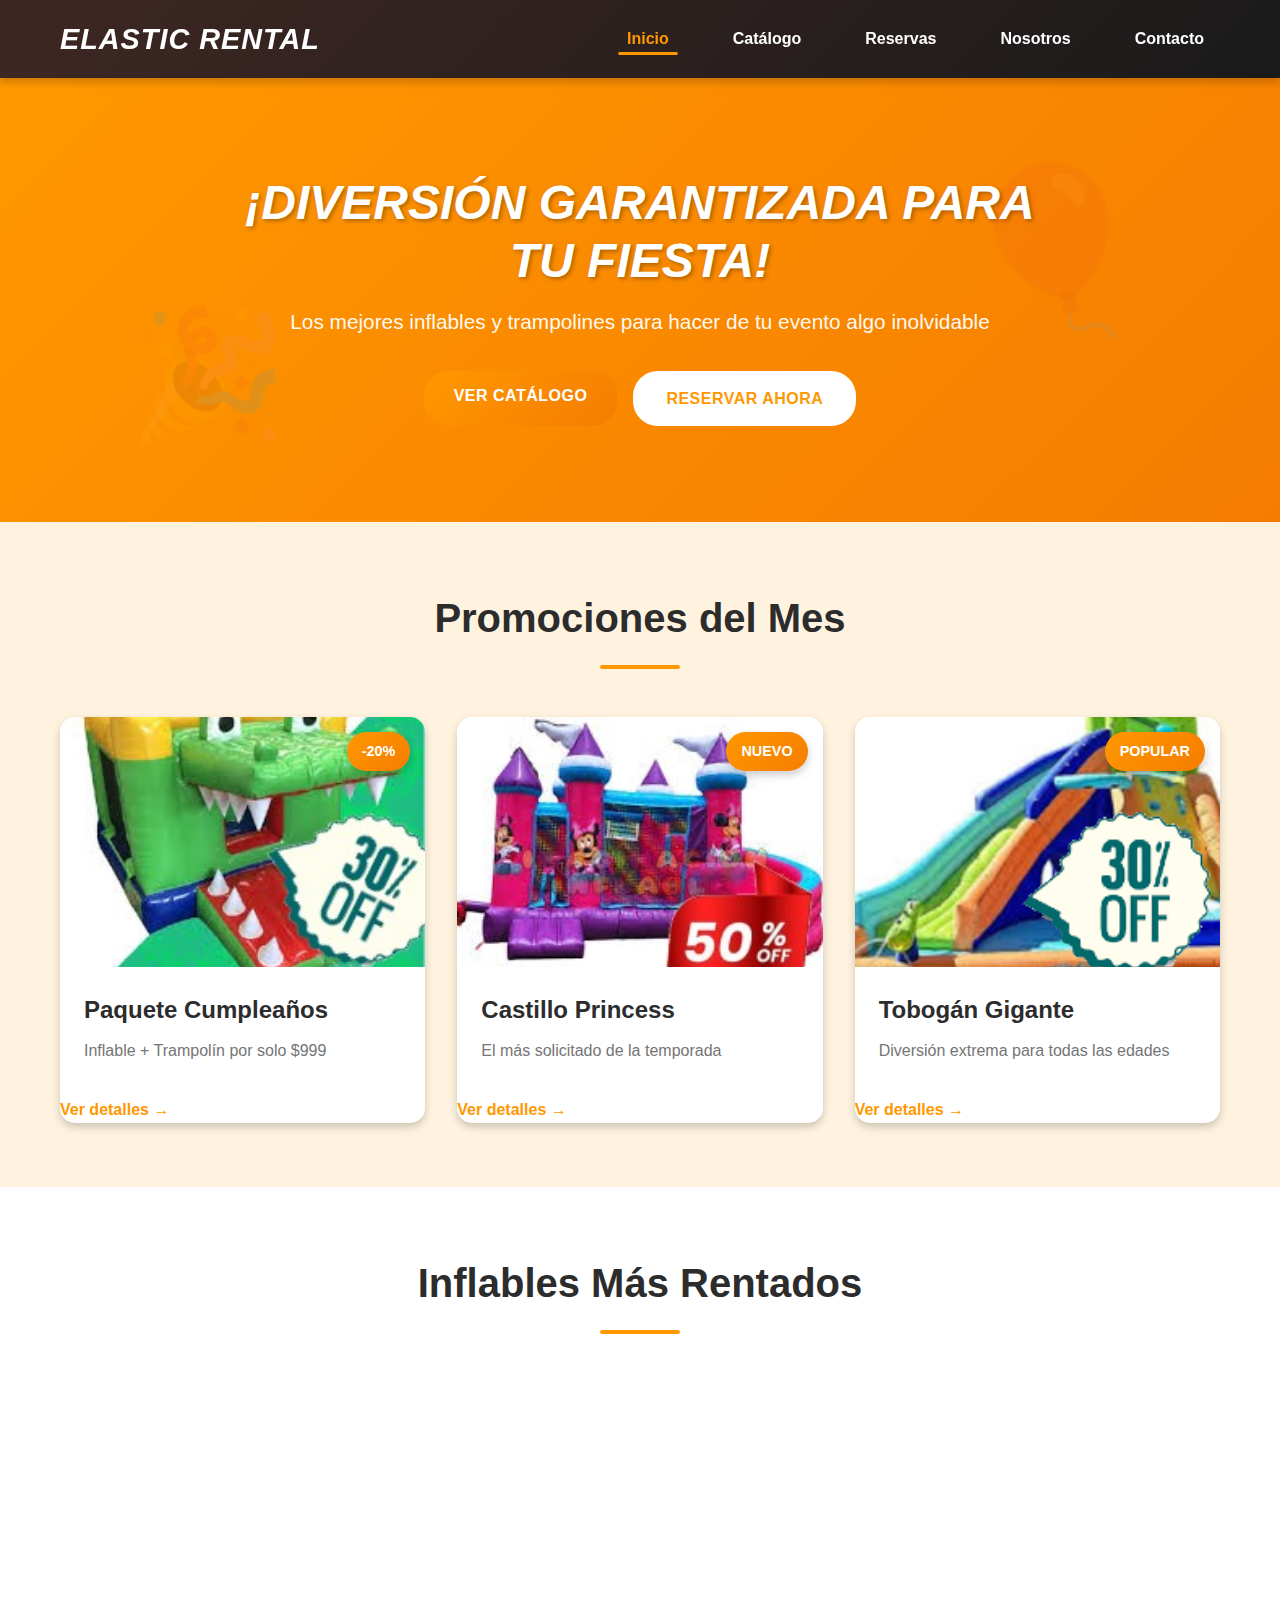
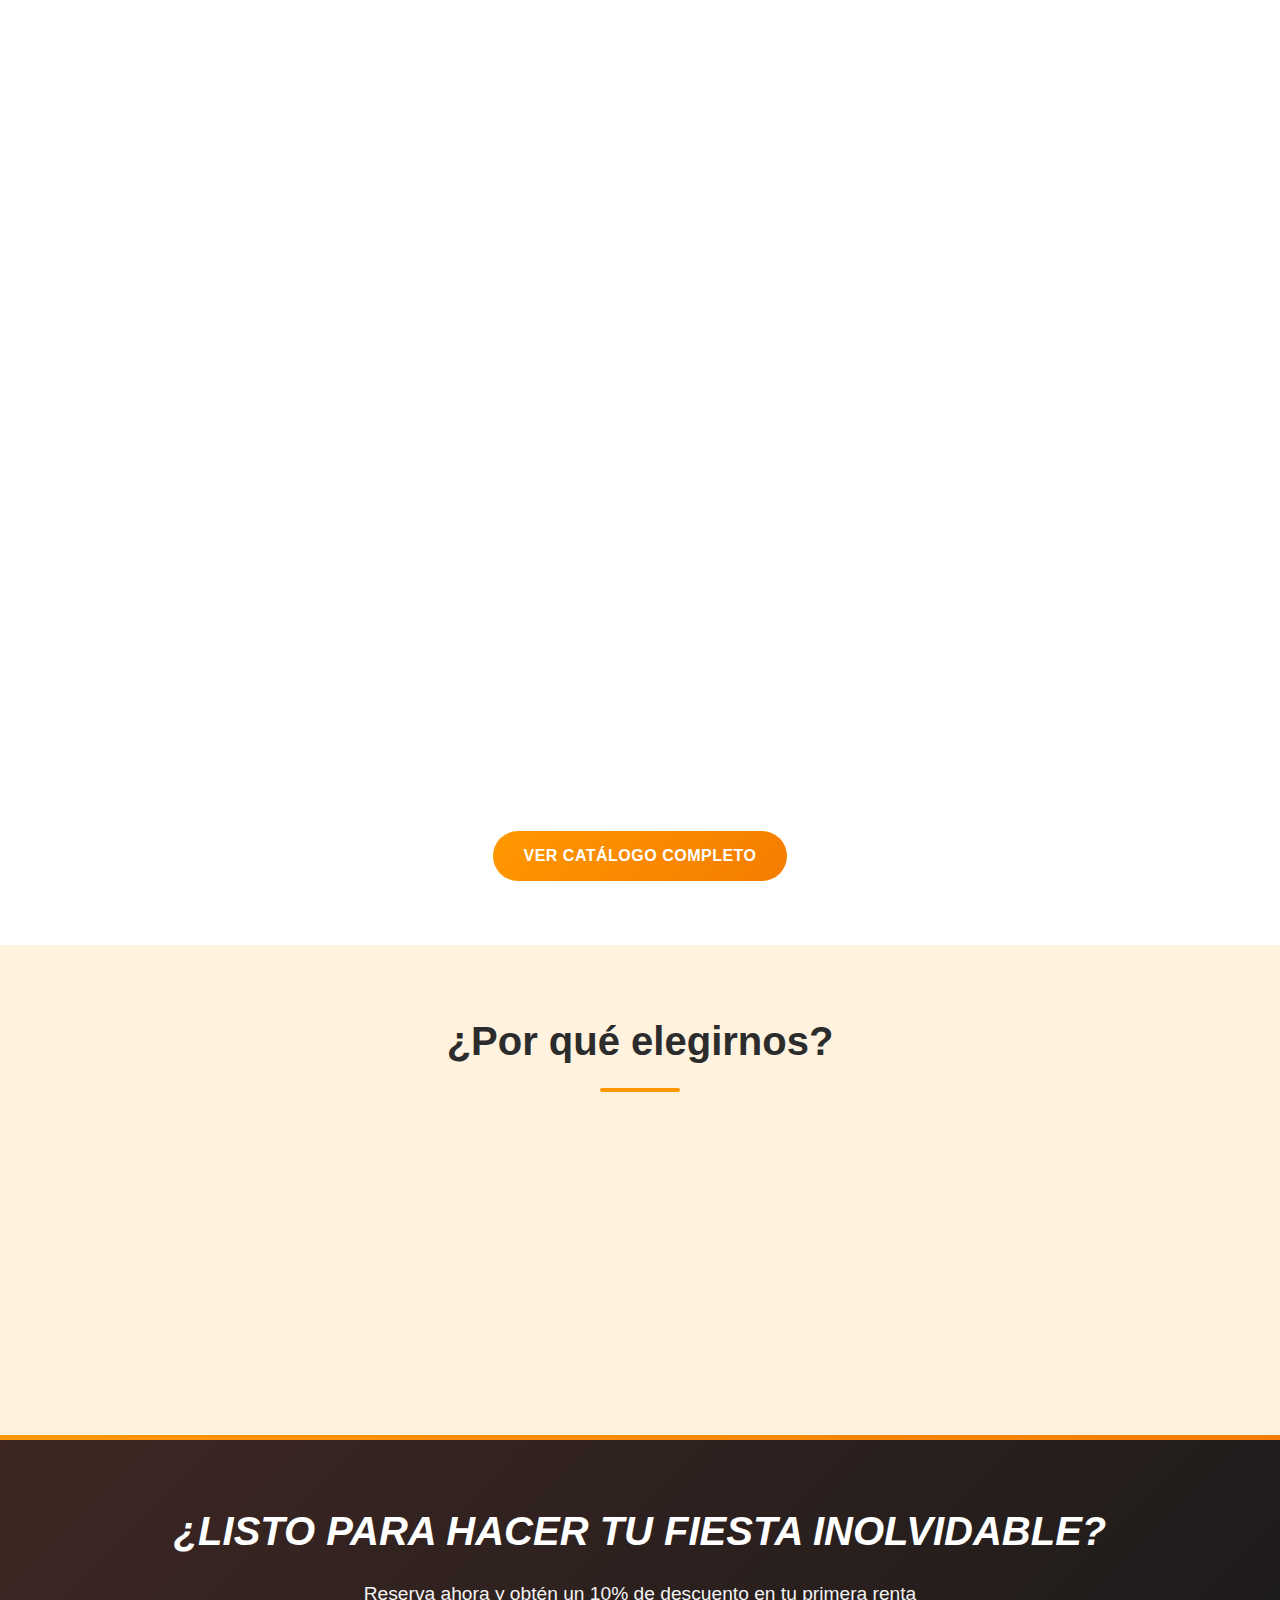
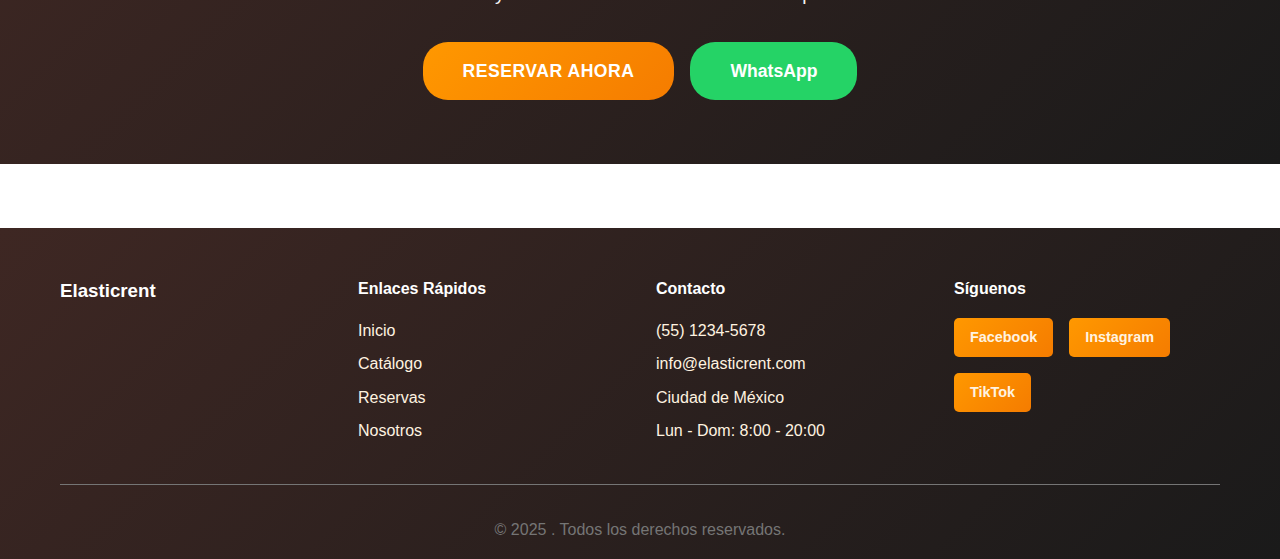
<file: index.html>
<!DOCTYPE html>
<html lang="es">
<head>
    <meta charset="UTF-8">
    <meta name="viewport" content="width=device-width, initial-scale=1.0">
    <meta name="description" content="Renta de inflables y trampolines para fiestas infantiles - Los mejores precios y servicio">
    <title>Inflables y Trampolines - Inicio</title>
    <link rel="stylesheet" href="https://cdn.jsdelivr.net/npm/bootstrap-icons@1.11.1/font/bootstrap-icons.css">
    <link rel="stylesheet" href="css/styles.css">
    <link rel="stylesheet" href="css/home.css">
</head>
<body>
    <!-- Header Component -->
    <div id="header-container"></div>

    <!-- Hero Section -->
    <section class="hero">
        <div class="hero-content">
            <h2>¡Diversión garantizada para tu fiesta!</h2>
            <p>Los mejores inflables y trampolines para hacer de tu evento algo inolvidable</p>
            <div class="hero-buttons">
                <a href="views/principales/catalogo.html" class="btn btn-primary">Ver Catálogo</a>
                <a href="views/principales/reservas.html" class="btn btn-secondary">Reservar Ahora</a>
            </div>
        </div>
    </section>

    <!-- Promociones Destacadas -->
    <section class="promociones">
        <div class="container">
            <h2 class="section-title"> Promociones del Mes</h2>
            <div class="promo-grid">
                <div class="promo-card">
                    <div class="promo-badge">-20%</div>
                    <img src="images/promociones/30.jpg" alt="Promoción 1">
                    <h3>Paquete Cumpleaños</h3>
                    <p>Inflable + Trampolín por solo $999</p>
                    <a href="views/principales/catalogo.html" class="btn-link">Ver detalles →</a>
                </div>
                <div class="promo-card">
                    <div class="promo-badge">Nuevo</div>
                    <img src="images/promociones/princesa50.jpg" alt="Promoción 2">
                    <h3>Castillo Princess</h3>
                    <p>El más solicitado de la temporada</p>
                    <a href="views/principales/catalogo.html" class="btn-link">Ver detalles →</a>
                </div>
                <div class="promo-card">
                    <div class="promo-badge">Popular</div>
                    <img src="images/promociones/tobogan.png" alt="Promoción 3">
                    <h3>Tobogán Gigante</h3>
                    <p>Diversión extrema para todas las edades</p>
                    <a href="views/principales/catalogo.html" class="btn-link">Ver detalles →</a>
                </div>
            </div>
        </div>
    </section>

    <!-- Productos Destacados -->
    <section class="productos-destacados">
        <div class="container">
            <h2 class="section-title"> Inflables Más Rentados</h2>
            <div class="productos-grid">
                <!--Primer producto-->
                <div class="producto-card">
                    <img src="images/productos/palacio.jpeg" alt="Castillo Saltarín">
                    <div class="producto-info">
                        <h3>Palacio Saltarín</h3>
                        <p class="precio">$500 <span>/día</span></p>
                        <p class="descripcion">Perfecto para 8-10 niños</p>
                        <a href="views/principales/catalogo.html" class="btn btn-small">Ver más</a>
                    </div>
                </div>
                    <!--Segundo producto-->
                <div class="producto-card">
                    <img src="images/productos/inflable-castillo-escaladora-6-x-5.jpg" alt="Trampolín Happy">
                    <div class="producto-info">
                        <h3>Castillo Happy</h3>
                        <p class="precio">$400 <span>/día</span></p>
                        <p class="descripcion">Pequeño Brincolín con temática de castillo para niños.</p>
                        <a href="views/principales/catalogo.html" class="btn btn-small">Ver más</a>
                    </div>
                </div>
                    <!--Tercer producto-->
                <div class="producto-card">
                    <img src="images/productos/buzz.jpeg" alt="Tobogán Aventura">
                    <div class="producto-info">
                        <h3>Buzz Box</h3>
                        <p class="precio">$400 <span>/día</span></p>
                        <p class="descripcion">Con alberca y resbaladilla</p>
                        <a href="views/principales/catalogo.html" class="btn btn-small">Ver más</a>
                    </div>
                </div>
                    <!--Cuarto producto-->
                <div class="producto-card">
                    <img src="images/productos/brinconenes.jpeg" alt="Castillo Princesas">
                    <div class="producto-info">
                        <h3>Trampolin</h3>
                        <p class="precio">$100 <span>/día</span></p>
                        <p class="descripcion">El favorito de las niños y niñas</p>
                        <a href="views/principales/catalogo.html" class="btn btn-small">Ver más</a>
                    </div>
                </div>
            </div>
            <!--Boton de catálogo-->
            <div class="text-center">
                <a href="views/principales/catalogo.html" class="btn btn-primary">Ver Catálogo Completo</a>
            </div>
        </div>
    </section>

    <!-- Por qué elegirnos -->
    <section class="beneficios">
        <div class="container">
            <h2 class="section-title">¿Por qué elegirnos?</h2>
            <div class="beneficios-grid">
                <div class="beneficio-item">
                    <div class="beneficio-icon"></div>
                    <h3>Entrega e Instalación</h3>
                    <p>Llevamos y montamos todo en tu domicilio sin costo extra</p>
                </div>
                <div class="beneficio-item">
                    <div class="beneficio-icon"></div>
                    <h3>Productos Certificados</h3>
                    <p>Inflables limpios, seguros y en perfectas condiciones</p>
                </div>
                <div class="beneficio-item">
                    <div class="beneficio-icon"></div>
                    <h3>Mejores Precios</h3>
                    <p>Precios accesibles con descuentos por paquetes</p>
                </div>
                <div class="beneficio-item">
                    <div class="beneficio-icon"></div>
                    <h3>Disponibilidad 24/7</h3>
                    <p>Reserva en cualquier momento, respondemos rápido</p>
                </div>
            </div>
        </div>
    </section>

    <!-- Llamada a la acción -->
    <section class="cta">
        <div class="container">
            <h2>¿Listo para hacer tu fiesta inolvidable?</h2>
            <p>Reserva ahora y obtén un 10% de descuento en tu primera renta</p>
            <div class="cta-buttons">
                <a href="views/principales/reservas.html" class="btn btn-primary btn-large">Reservar Ahora</a>
                <a href="https://wa.me/5215512345678" class="btn btn-whatsapp btn-large" target="_blank">
                     WhatsApp
                </a>
            </div>
        </div>
    </section>

    <!-- Footer Component -->
    <div id="footer-container"></div>

    <script src="js/components.js"></script>
    <script src="js/main.js"></script>
</body>
</html>
</file>
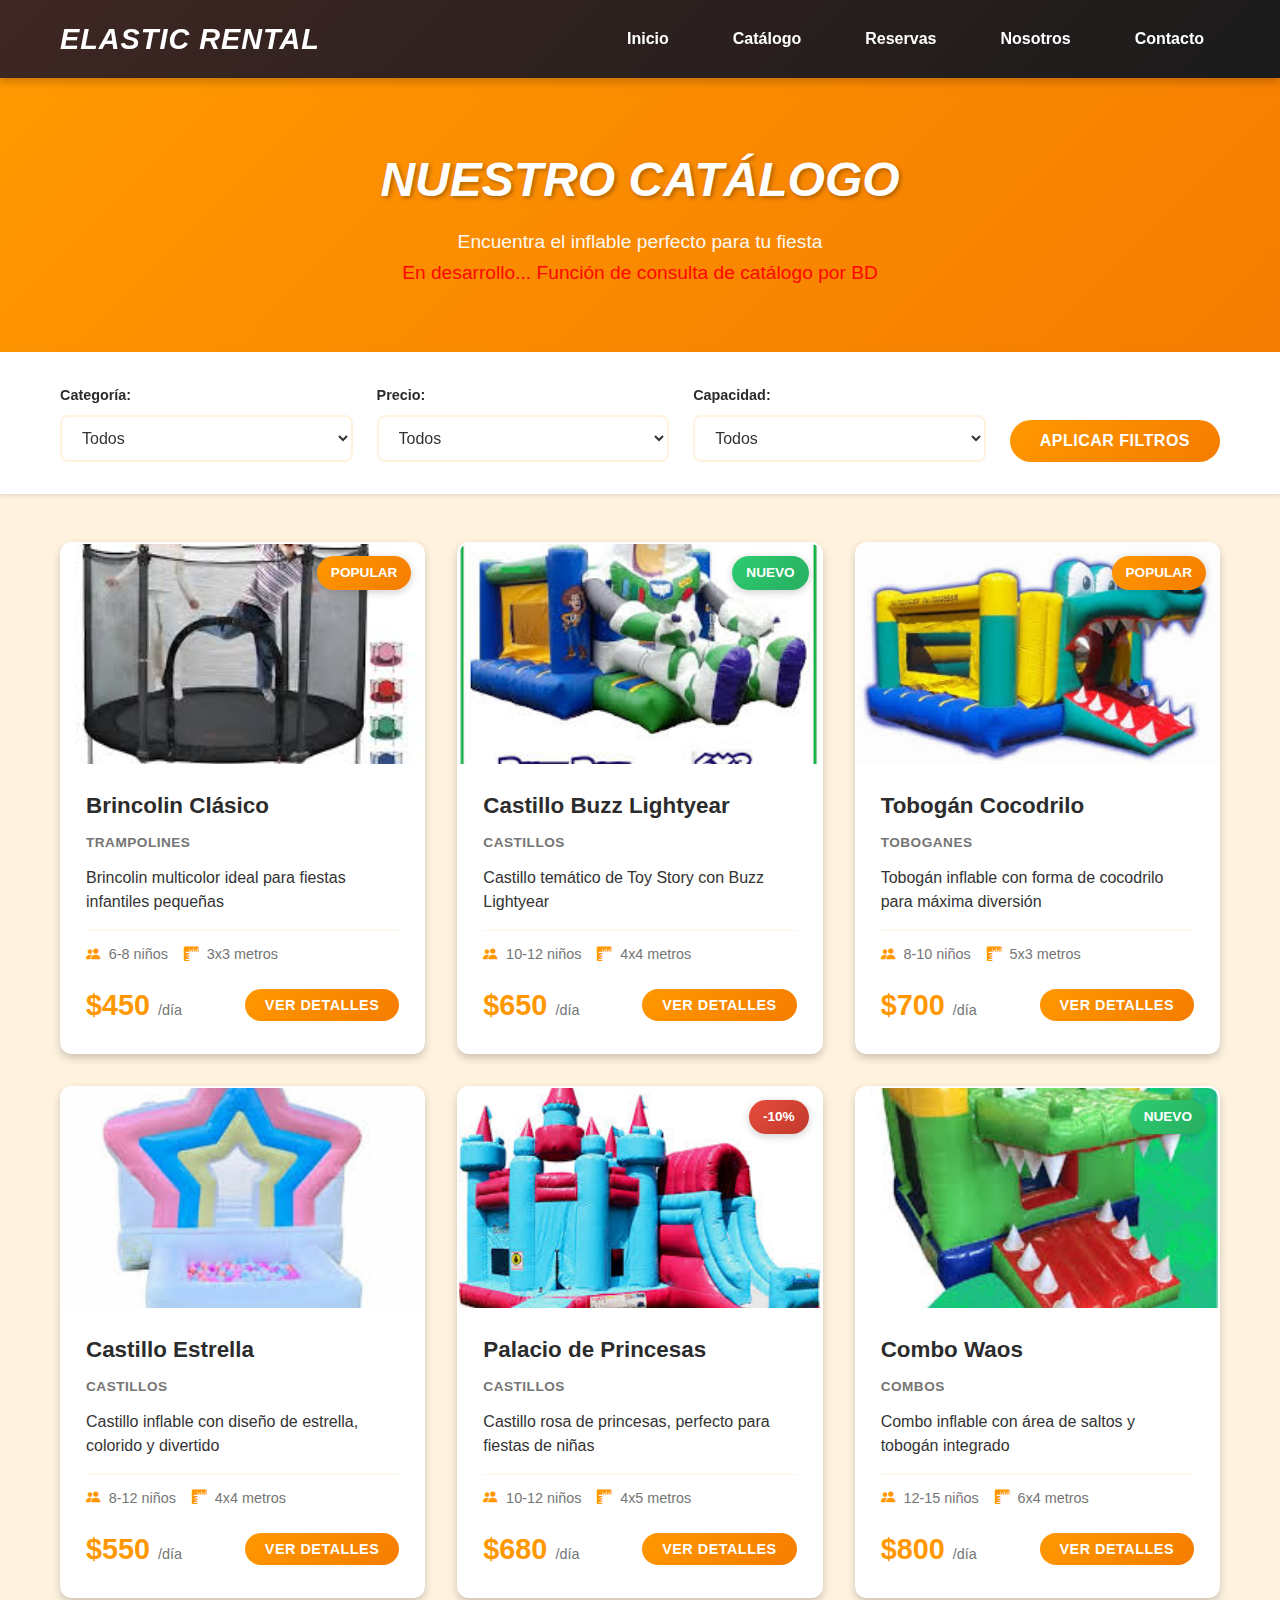
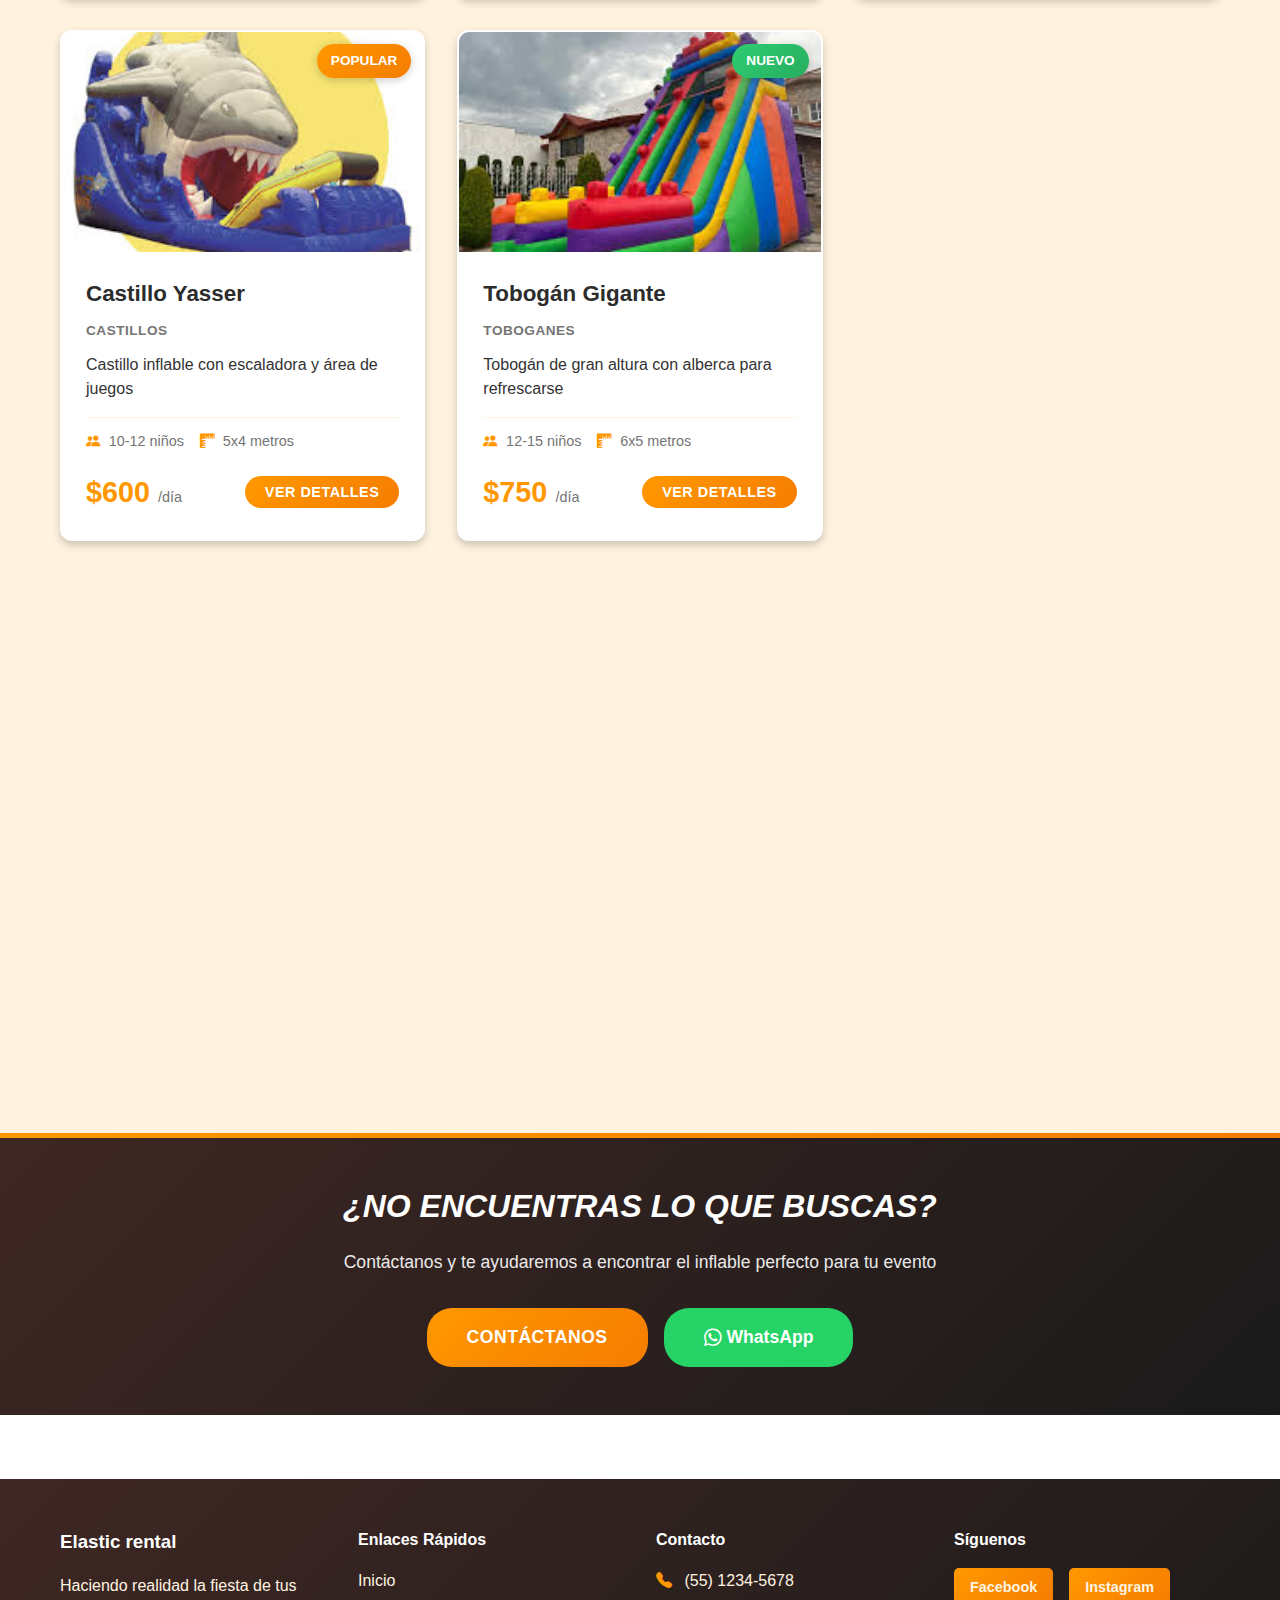
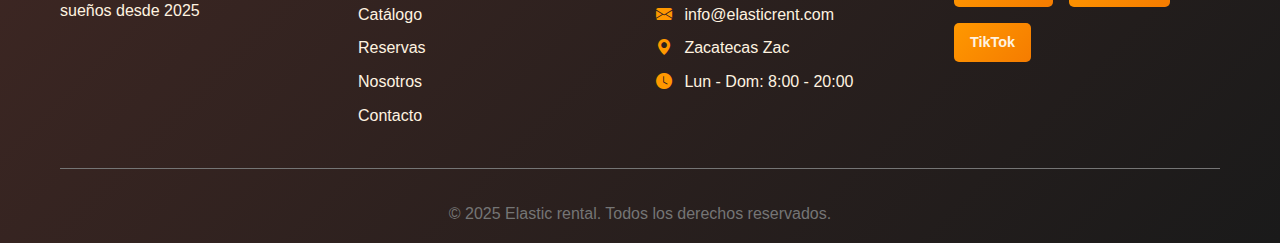
<file: views/principales/catalogo.html>
<!DOCTYPE html>
<html lang="es">
<head>
    <meta charset="UTF-8">
    <meta name="viewport" content="width=device-width, initial-scale=1.0">
    <meta name="description" content="Catálogo completo de inflables y trampolines disponibles para renta">
    <title>Catálogo - Inflables y Trampolines</title>
    <link rel="stylesheet" href="https://cdn.jsdelivr.net/npm/bootstrap-icons@1.11.1/font/bootstrap-icons.css">
    <link rel="stylesheet" href="../../css/styles.css">
    <link rel="stylesheet" href="../../css/catalogo.css">
</head>
<body>
    <!-- Header Component -->
    <div id="header-container"></div>

    <!-- Hero Catálogo -->
    <section class="catalogo-hero">
        <div class="container">
            <h1>Nuestro Catálogo</h1>
            <p>Encuentra el inflable perfecto para tu fiesta</p>
            <p style="color: red;">En desarrollo... Función de consulta de catálogo por BD</p>
        </div>
    </section>

    <!-- Filtros -->
    <section class="filtros">
        <div class="container">
            <div class="filtros-container">
                <div class="filtro-item">
                    <label for="categoria">Categoría:</label>
                    <select id="categoria" class="filtro-select">
                        <option value="todos">Todos</option>
                        <option value="castillos">Castillos</option>
                        <option value="toboganes">Toboganes</option>
                        <option value="trampolines">Trampolines</option>
                        <option value="combos">Combos</option>
                    </select>
                </div>
                <div class="filtro-item">
                    <label for="precio">Precio:</label>
                    <select id="precio" class="filtro-select">
                        <option value="todos">Todos</option>
                        <option value="menor">Menor a $500</option>
                        <option value="medio">$500 - $700</option>
                        <option value="mayor">Mayor a $700</option>
                    </select>
                </div>
                <div class="filtro-item">
                    <label for="capacidad">Capacidad:</label>
                    <select id="capacidad" class="filtro-select">
                        <option value="todos">Todos</option>
                        <option value="pequeno">5-8 niños</option>
                        <option value="mediano">8-12 niños</option>
                        <option value="grande">12+ niños</option>
                    </select>
                </div>
                <button class="btn btn-primary" onclick="aplicarFiltros()">Aplicar Filtros</button>
            </div>
        </div>
    </section>

    <!-- Catálogo de Productos -->
    <section class="catalogo-productos">
        <div class="container">
            <div class="productos-grid" id="productos-grid">
                <!-- Producto 1: Brincolin -->
                <div class="producto-card" data-categoria="trampolines" data-precio="450" data-capacidad="pequeno">
                    <div class="producto-imagen">
                        <img src="../../images/productos/brinconenes.jpeg" alt="Brincolin Clásico">
                        <div class="producto-badge">Popular</div>
                    </div>
                    <div class="producto-info">
                        <h3>Brincolin Clásico</h3>
                        <p class="categoria">Trampolines</p>
                        <p class="descripcion">Brincolin multicolor ideal para fiestas infantiles pequeñas</p>
                        <div class="producto-detalles">
                            <span class="capacidad"><i class="bi bi-people-fill"></i> 6-8 niños</span>
                            <span class="tamano"><i class="bi bi-rulers"></i> 3x3 metros</span>
                        </div>
                        <div class="producto-footer">
                            <p class="precio">$450 <span>/día</span></p>
                            <button class="btn btn-small btn-primary" onclick="verDetalles(1)">Ver Detalles</button>
                        </div>
                    </div>
                </div>

                <!-- Producto 2: Buzz Lightyear -->
                <div class="producto-card" data-categoria="castillos" data-precio="650" data-capacidad="mediano">
                    <div class="producto-imagen">
                        <img src="../../images/productos/buzz.jpeg" alt="Castillo Buzz Lightyear">
                        <div class="producto-badge nuevo">Nuevo</div>
                    </div>
                    <div class="producto-info">
                        <h3>Castillo Buzz Lightyear</h3>
                        <p class="categoria">Castillos</p>
                        <p class="descripcion">Castillo temático de Toy Story con Buzz Lightyear</p>
                        <div class="producto-detalles">
                            <span class="capacidad"><i class="bi bi-people-fill"></i> 10-12 niños</span>
                            <span class="tamano"><i class="bi bi-rulers"></i> 4x4 metros</span>
                        </div>
                        <div class="producto-footer">
                            <p class="precio">$650 <span>/día</span></p>
                            <button class="btn btn-small btn-primary" onclick="verDetalles(2)">Ver Detalles</button>
                        </div>
                    </div>
                </div>

                <!-- Producto 3: Cocodrilo -->
                <div class="producto-card" data-categoria="toboganes" data-precio="700" data-capacidad="mediano">
                    <div class="producto-imagen">
                        <img src="../../images/productos/cocodrilo.jpeg" alt="Tobogán Cocodrilo">
                        <div class="producto-badge">Popular</div>
                    </div>
                    <div class="producto-info">
                        <h3>Tobogán Cocodrilo</h3>
                        <p class="categoria">Toboganes</p>
                        <p class="descripcion">Tobogán inflable con forma de cocodrilo para máxima diversión</p>
                        <div class="producto-detalles">
                            <span class="capacidad"><i class="bi bi-people-fill"></i> 8-10 niños</span>
                            <span class="tamano"><i class="bi bi-rulers"></i> 5x3 metros</span>
                        </div>
                        <div class="producto-footer">
                            <p class="precio">$700 <span>/día</span></p>
                            <button class="btn btn-small btn-primary" onclick="verDetalles(3)">Ver Detalles</button>
                        </div>
                    </div>
                </div>

                <!-- Producto 4: Estrella -->
                <div class="producto-card" data-categoria="castillos" data-precio="550" data-capacidad="mediano">
                    <div class="producto-imagen">
                        <img src="../../images/productos/estrella.jpeg" alt="Castillo Estrella">
                    </div>
                    <div class="producto-info">
                        <h3>Castillo Estrella</h3>
                        <p class="categoria">Castillos</p>
                        <p class="descripcion">Castillo inflable con diseño de estrella, colorido y divertido</p>
                        <div class="producto-detalles">
                            <span class="capacidad"><i class="bi bi-people-fill"></i> 8-12 niños</span>
                            <span class="tamano"><i class="bi bi-rulers"></i> 4x4 metros</span>
                        </div>
                        <div class="producto-footer">
                            <p class="precio">$550 <span>/día</span></p>
                            <button class="btn btn-small btn-primary" onclick="verDetalles(4)">Ver Detalles</button>
                        </div>
                    </div>
                </div>

                <!-- Producto 5: Palacio de Princesas -->
                <div class="producto-card" data-categoria="castillos" data-precio="680" data-capacidad="mediano">
                    <div class="producto-imagen">
                        <img src="../../images/productos/palacio.jpeg" alt="Palacio de Princesas">
                        <div class="producto-badge descuento">-10%</div>
                    </div>
                    <div class="producto-info">
                        <h3>Palacio de Princesas</h3>
                        <p class="categoria">Castillos</p>
                        <p class="descripcion">Castillo rosa de princesas, perfecto para fiestas de niñas</p>
                        <div class="producto-detalles">
                            <span class="capacidad"><i class="bi bi-people-fill"></i> 10-12 niños</span>
                            <span class="tamano"><i class="bi bi-rulers"></i> 4x5 metros</span>
                        </div>
                        <div class="producto-footer">
                            <p class="precio">$680 <span>/día</span></p>
                            <button class="btn btn-small btn-primary" onclick="verDetalles(5)">Ver Detalles</button>
                        </div>
                    </div>
                </div>

                <!-- Producto 6: Waos -->
                <div class="producto-card" data-categoria="combos" data-precio="800" data-capacidad="grande">
                    <div class="producto-imagen">
                        <img src="../../images/productos/waos.jpeg" alt="Combo Waos">
                        <div class="producto-badge nuevo">Nuevo</div>
                    </div>
                    <div class="producto-info">
                        <h3>Combo Waos</h3>
                        <p class="categoria">Combos</p>
                        <p class="descripcion">Combo inflable con área de saltos y tobogán integrado</p>
                        <div class="producto-detalles">
                            <span class="capacidad"><i class="bi bi-people-fill"></i> 12-15 niños</span>
                            <span class="tamano"><i class="bi bi-rulers"></i> 6x4 metros</span>
                        </div>
                        <div class="producto-footer">
                            <p class="precio">$800 <span>/día</span></p>
                            <button class="btn btn-small btn-primary" onclick="verDetalles(6)">Ver Detalles</button>
                        </div>
                    </div>
                </div>

                <!-- Producto 7: Yasser -->
                <div class="producto-card" data-categoria="castillos" data-precio="600" data-capacidad="mediano">
                    <div class="producto-imagen">
                        <img src="../../images/productos/yasser.jpeg" alt="Castillo Yasser">
                        <div class="producto-badge">Popular</div>
                    </div>
                    <div class="producto-info">
                        <h3>Castillo Yasser</h3>
                        <p class="categoria">Castillos</p>
                        <p class="descripcion">Castillo inflable con escaladora y área de juegos</p>
                        <div class="producto-detalles">
                            <span class="capacidad"><i class="bi bi-people-fill"></i> 10-12 niños</span>
                            <span class="tamano"><i class="bi bi-rulers"></i> 5x4 metros</span>
                        </div>
                        <div class="producto-footer">
                            <p class="precio">$600 <span>/día</span></p>
                            <button class="btn btn-small btn-primary" onclick="verDetalles(7)">Ver Detalles</button>
                        </div>
                    </div>
                </div>

                <!-- Producto 8: Tobogán Gigante -->
                <div class="producto-card" data-categoria="toboganes" data-precio="750" data-capacidad="grande">
                    <div class="producto-imagen">
                        <img src="../../images/productos/tobogan.jpg" alt="Tobogán Gigante">
                        <div class="producto-badge nuevo">Nuevo</div>
                    </div>
                    <div class="producto-info">
                        <h3>Tobogán Gigante</h3>
                        <p class="categoria">Toboganes</p>
                        <p class="descripcion">Tobogán de gran altura con alberca para refrescarse</p>
                        <div class="producto-detalles">
                            <span class="capacidad"><i class="bi bi-people-fill"></i> 12-15 niños</span>
                            <span class="tamano"><i class="bi bi-rulers"></i> 6x5 metros</span>
                        </div>
                        <div class="producto-footer">
                            <p class="precio">$750 <span>/día</span></p>
                            <button class="btn btn-small btn-primary" onclick="verDetalles(8)">Ver Detalles</button>
                        </div>
                    </div>
                </div>

                <!-- Producto 9: Mini Brincolin -->
                <div class="producto-card" data-categoria="trampolines" data-precio="350" data-capacidad="pequeno">
                    <div class="producto-imagen">
                        <img src="../../images/productos/mini-brincolin-con-rampa-5-262x328.jpg" alt="Mini Brincolin">
                        <div class="producto-badge descuento">-15%</div>
                    </div>
                    <div class="producto-info">
                        <h3>Mini Brincolin</h3>
                        <p class="categoria">Trampolines</p>
                        <p class="descripcion">Brincolin compacto con rampa, ideal para espacios pequeños</p>
                        <div class="producto-detalles">
                            <span class="capacidad"><i class="bi bi-people-fill"></i> 4-6 niños</span>
                            <span class="tamano"><i class="bi bi-rulers"></i> 2.5x2.5 metros</span>
                        </div>
                        <div class="producto-footer">
                            <p class="precio">$350 <span>/día</span></p>
                            <button class="btn btn-small btn-primary" onclick="verDetalles(9)">Ver Detalles</button>
                        </div>
                    </div>
                </div>

                <!-- Producto 10: Castillo Escaladora -->
                <div class="producto-card" data-categoria="combos" data-precio="720" data-capacidad="grande">
                    <div class="producto-imagen">
                        <img src="../../images/productos/inflable-castillo-escaladora-6-x-5.jpg" alt="Castillo con Escaladora">
                    </div>
                    <div class="producto-info">
                        <h3>Castillo con Escaladora</h3>
                        <p class="categoria">Combos</p>
                        <p class="descripcion">Combo con castillo y escaladora de 6x5 metros</p>
                        <div class="producto-detalles">
                            <span class="capacidad"><i class="bi bi-people-fill"></i> 12-14 niños</span>
                            <span class="tamano"><i class="bi bi-rulers"></i> 6x5 metros</span>
                        </div>
                        <div class="producto-footer">
                            <p class="precio">$720 <span>/día</span></p>
                            <button class="btn btn-small btn-primary" onclick="verDetalles(10)">Ver Detalles</button>
                        </div>
                    </div>
                </div>

                

            <!-- Mensaje si no hay resultados -->
            <div id="no-resultados" class="no-resultados" style="display: none;">
                <h3><i class="bi bi-emoji-frown"></i> No se encontraron productos</h3>
                <p>Intenta ajustar los filtros para ver más opciones</p>
            </div>
        </div>
    </section>

    <!-- Llamada a la acción -->
    <section class="catalogo-cta">
        <div class="container">
            <h2>¿No encuentras lo que buscas?</h2>
            <p>Contáctanos y te ayudaremos a encontrar el inflable perfecto para tu evento</p>
            <div class="cta-buttons">
                <a href="contacto.html" class="btn btn-primary btn-large">Contáctanos</a>
                <a href="https://wa.me/5215512345678" class="btn btn-whatsapp btn-large" target="_blank">
                    <i class="bi bi-whatsapp"></i> WhatsApp
                </a>
            </div>
        </div>
    </section>

    <!-- Footer Component -->
    <div id="footer-container"></div>

    <script src="../../js/components.js"></script>
    <script src="../../js/catalogo.js"></script>
    <script src="../../js/main.js"></script>
</body>
</html>
</file>
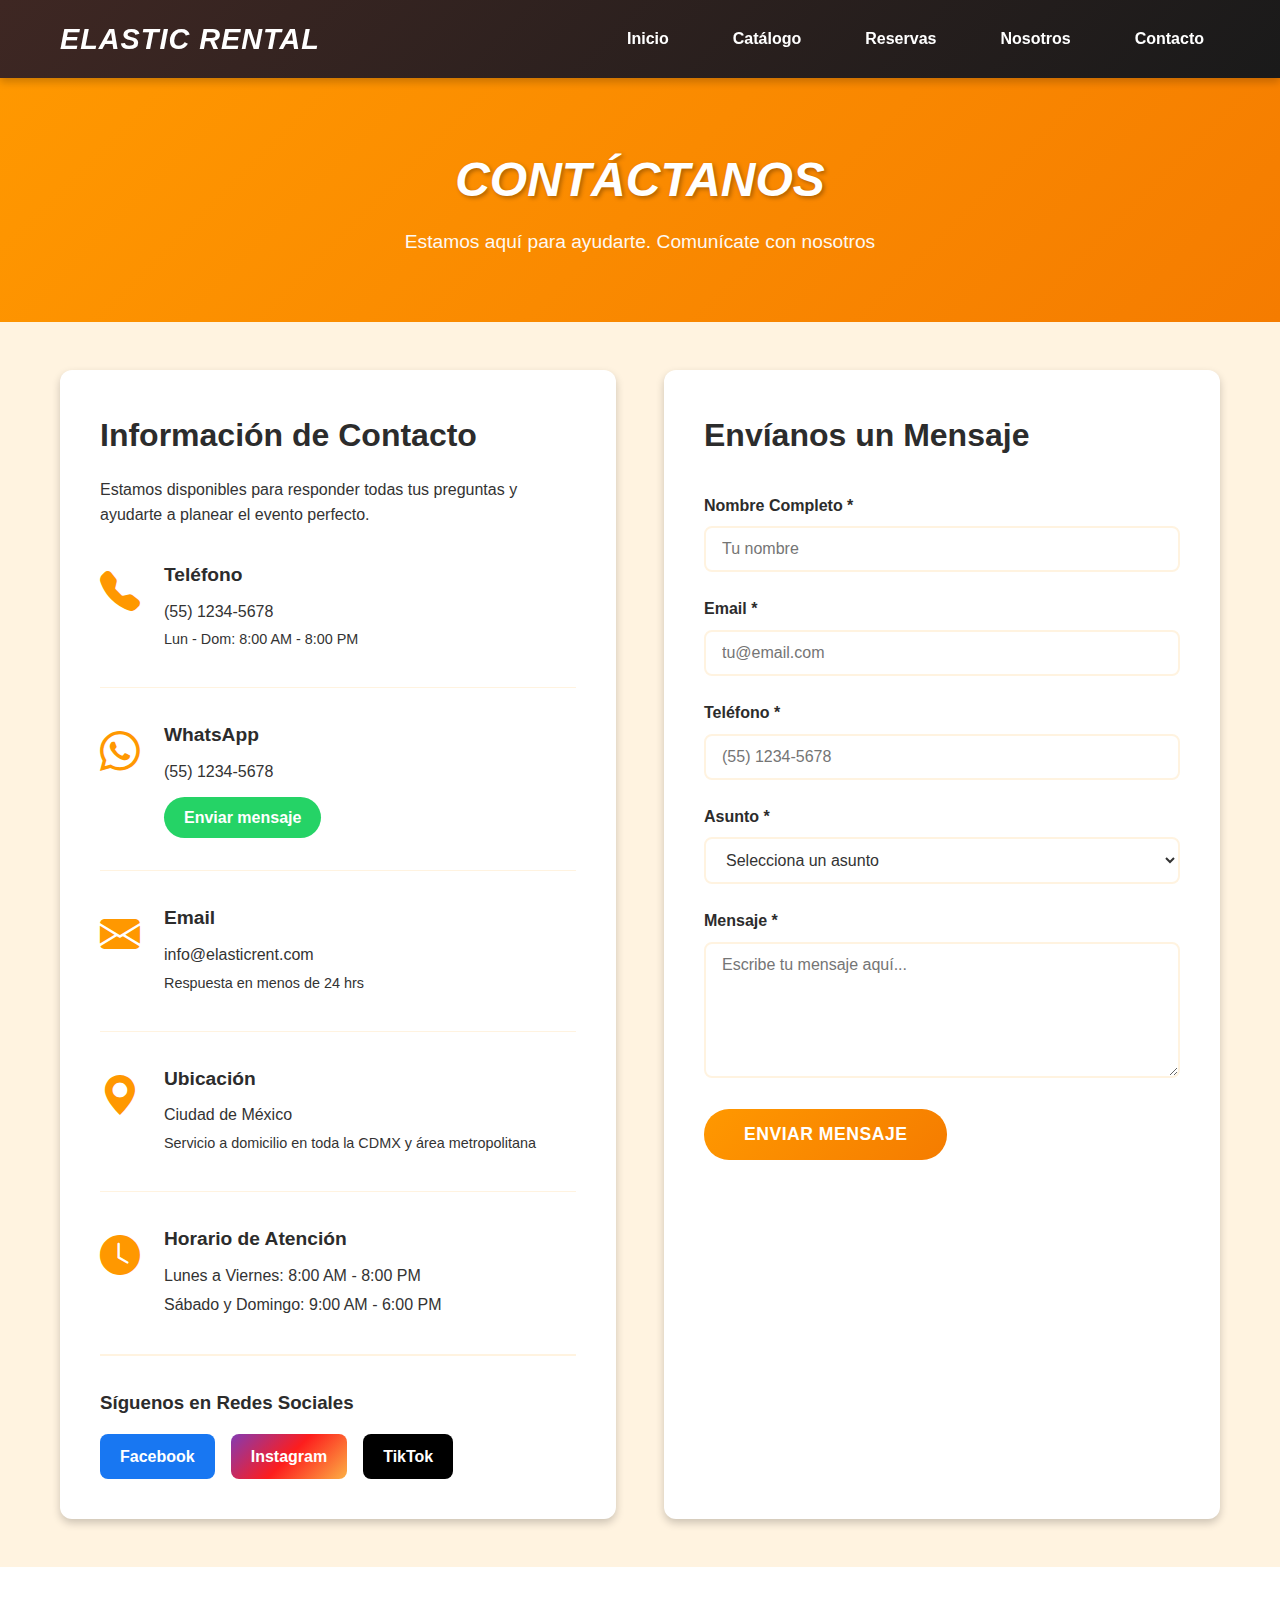
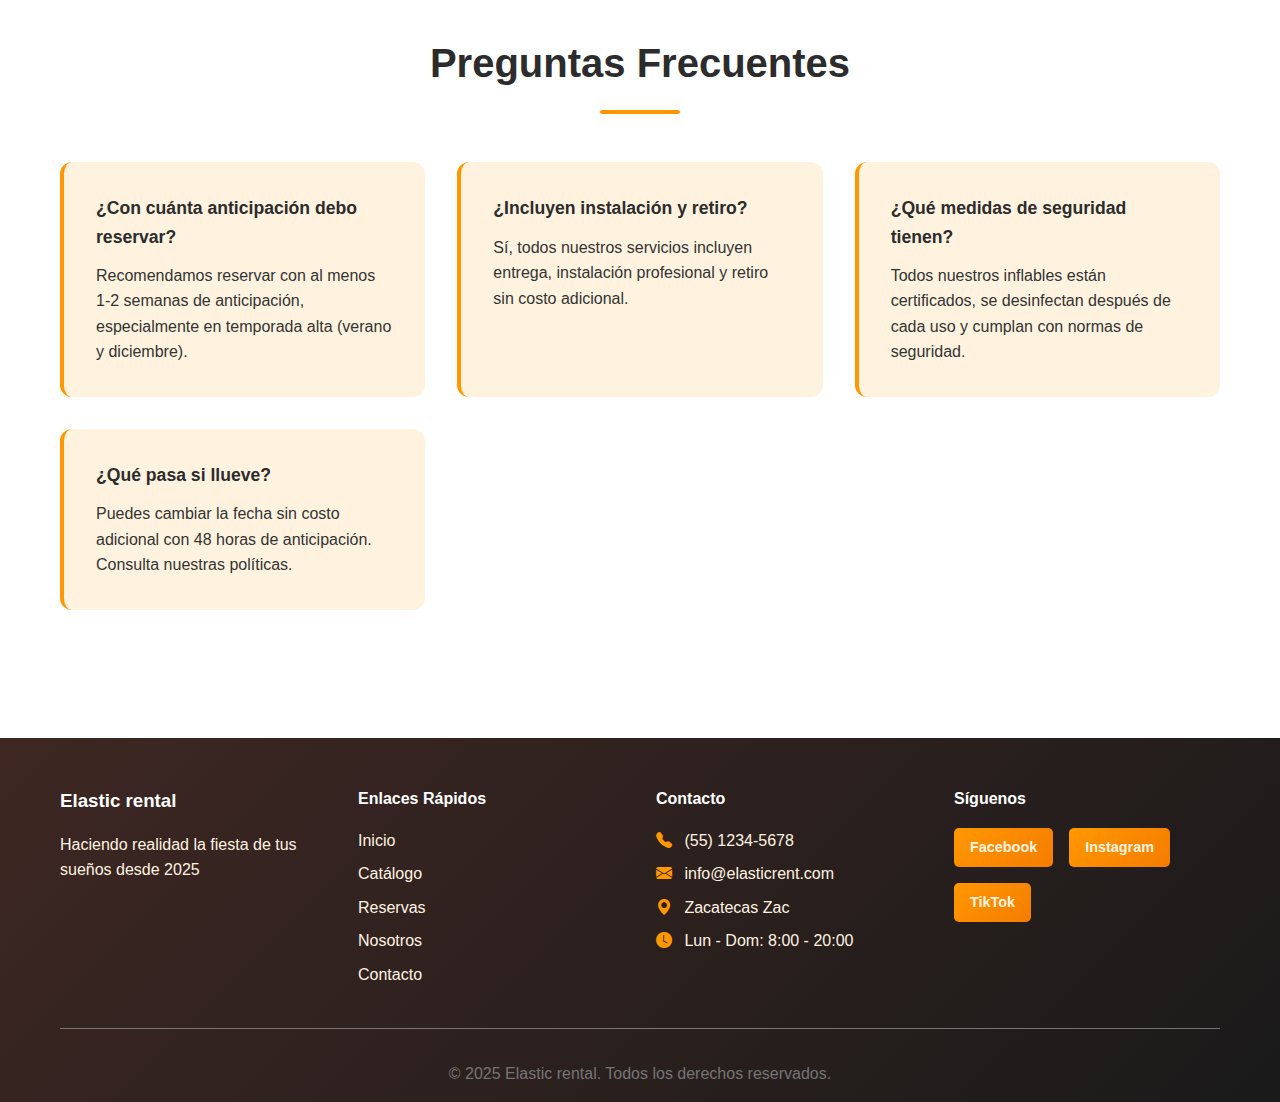
<file: views/principales/contacto.html>
<!DOCTYPE html>
<html lang="es">
<head>
    <meta charset="UTF-8">
    <meta name="viewport" content="width=device-width, initial-scale=1.0">
    <meta name="description" content="Contáctanos - Estamos aquí para ayudarte con tu evento">
    <title>Contacto - Elastic rental</title>
    <link rel="stylesheet" href="https://cdn.jsdelivr.net/npm/bootstrap-icons@1.11.1/font/bootstrap-icons.css">
    <link rel="stylesheet" href="../../css/styles.css">
    <link rel="stylesheet" href="../../css/contacto.css">
</head>
<body>
    <!-- Header Component -->
    <div id="header-container"></div>

    <!-- Hero Contacto -->
    <section class="contacto-hero">
        <div class="container">
            <h1>Contáctanos</h1>
            <p>Estamos aquí para ayudarte. Comunícate con nosotros</p>
        </div>
    </section>

    <!-- Información de Contacto -->
    <section class="info-contacto">
        <div class="container">
            <div class="contacto-grid">
                <!-- Información -->
                <div class="contacto-info">
                    <h2>Información de Contacto</h2>
                    <p>Estamos disponibles para responder todas tus preguntas y ayudarte a planear el evento perfecto.</p>

                    <div class="info-items">
                        <div class="info-item">
                            <div class="info-icon">
                                <i class="bi bi-telephone-fill"></i>
                            </div>
                            <div class="info-texto">
                                <h3>Teléfono</h3>
                                <p>(55) 1234-5678</p>
                                <p class="horario">Lun - Dom: 8:00 AM - 8:00 PM</p>
                            </div>
                        </div>

                        <div class="info-item">
                            <div class="info-icon">
                                <i class="bi bi-whatsapp"></i>
                            </div>
                            <div class="info-texto">
                                <h3>WhatsApp</h3>
                                <p>(55) 1234-5678</p>
                                <a href="https://wa.me/5215512345678" class="btn btn-whatsapp" target="_blank">Enviar mensaje</a>
                            </div>
                        </div>

                        <div class="info-item">
                            <div class="info-icon">
                                <i class="bi bi-envelope-fill"></i>
                            </div>
                            <div class="info-texto">
                                <h3>Email</h3>
                                <p>info@elasticrent.com</p>
                                <p class="horario">Respuesta en menos de 24 hrs</p>
                            </div>
                        </div>

                        <div class="info-item">
                            <div class="info-icon">
                                <i class="bi bi-geo-alt-fill"></i>
                            </div>
                            <div class="info-texto">
                                <h3>Ubicación</h3>
                                <p>Ciudad de México</p>
                                <p class="horario">Servicio a domicilio en toda la CDMX y área metropolitana</p>
                            </div>
                        </div>

                        <div class="info-item">
                            <div class="info-icon">
                                <i class="bi bi-clock-fill"></i>
                            </div>
                            <div class="info-texto">
                                <h3>Horario de Atención</h3>
                                <p>Lunes a Viernes: 8:00 AM - 8:00 PM</p>
                                <p>Sábado y Domingo: 9:00 AM - 6:00 PM</p>
                            </div>
                        </div>
                    </div>

                    <div class="redes-sociales">
                        <h3>Síguenos en Redes Sociales</h3>
                        <div class="social-icons">
                            <a href="#" class="social-btn facebook">Facebook</a>
                            <a href="#" class="social-btn instagram">Instagram</a>
                            <a href="#" class="social-btn tiktok">TikTok</a>
                        </div>
                    </div>
                </div>

                <!-- Formulario de Contacto -->
                <div class="formulario-contacto">
                    <h2>Envíanos un Mensaje</h2>
                    <form id="form-contacto" class="contacto-form">
                        <div class="form-group">
                            <label for="nombre">Nombre Completo *</label>
                            <input type="text" id="nombre" name="nombre" required placeholder="Tu nombre">
                        </div>

                        <div class="form-group">
                            <label for="email">Email *</label>
                            <input type="email" id="email" name="email" required placeholder="tu@email.com">
                        </div>

                        <div class="form-group">
                            <label for="telefono">Teléfono *</label>
                            <input type="tel" id="telefono" name="telefono" required placeholder="(55) 1234-5678">
                        </div>

                        <div class="form-group">
                            <label for="asunto">Asunto *</label>
                            <select id="asunto" name="asunto" required>
                                <option value="">Selecciona un asunto</option>
                                <option value="cotizacion">Solicitar Cotización</option>
                                <option value="reserva">Hacer una Reserva</option>
                                <option value="informacion">Información General</option>
                                <option value="cancelacion">Cancelación/Cambio de Fecha</option>
                                <option value="queja">Queja o Sugerencia</option>
                                <option value="otro">Otro</option>
                            </select>
                        </div>

                        <div class="form-group">
                            <label for="mensaje">Mensaje *</label>
                            <textarea id="mensaje" name="mensaje" rows="6" required placeholder="Escribe tu mensaje aquí..."></textarea>
                        </div>

                        <button type="submit" class="btn btn-primary btn-large">Enviar Mensaje</button>
                    </form>
                </div>
            </div>
        </div>
    </section>

    <!-- Preguntas Frecuentes -->
    <section class="faq-preview">
        <div class="container">
            <h2 class="section-title">Preguntas Frecuentes</h2>
            <div class="faq-grid">
                <div class="faq-item">
                    <h3>¿Con cuánta anticipación debo reservar?</h3>
                    <p>Recomendamos reservar con al menos 1-2 semanas de anticipación, especialmente en temporada alta (verano y diciembre).</p>
                </div>
                <div class="faq-item">
                    <h3>¿Incluyen instalación y retiro?</h3>
                    <p>Sí, todos nuestros servicios incluyen entrega, instalación profesional y retiro sin costo adicional.</p>
                </div>
                <div class="faq-item">
                    <h3>¿Qué medidas de seguridad tienen?</h3>
                    <p>Todos nuestros inflables están certificados, se desinfectan después de cada uso y cumplan con normas de seguridad.</p>
                </div>
                <div class="faq-item">
                    <h3>¿Qué pasa si llueve?</h3>
                    <p>Puedes cambiar la fecha sin costo adicional con 48 horas de anticipación. Consulta nuestras políticas.</p>
                </div>
            </div>
        </div>
    </section>

    <!-- Footer Component -->
    <div id="footer-container"></div>

    <script src="../../js/components.js"></script>
    <script src="../../js/contacto.js"></script>
    <script src="../../js/main.js"></script>
</body>
</html>
</file>
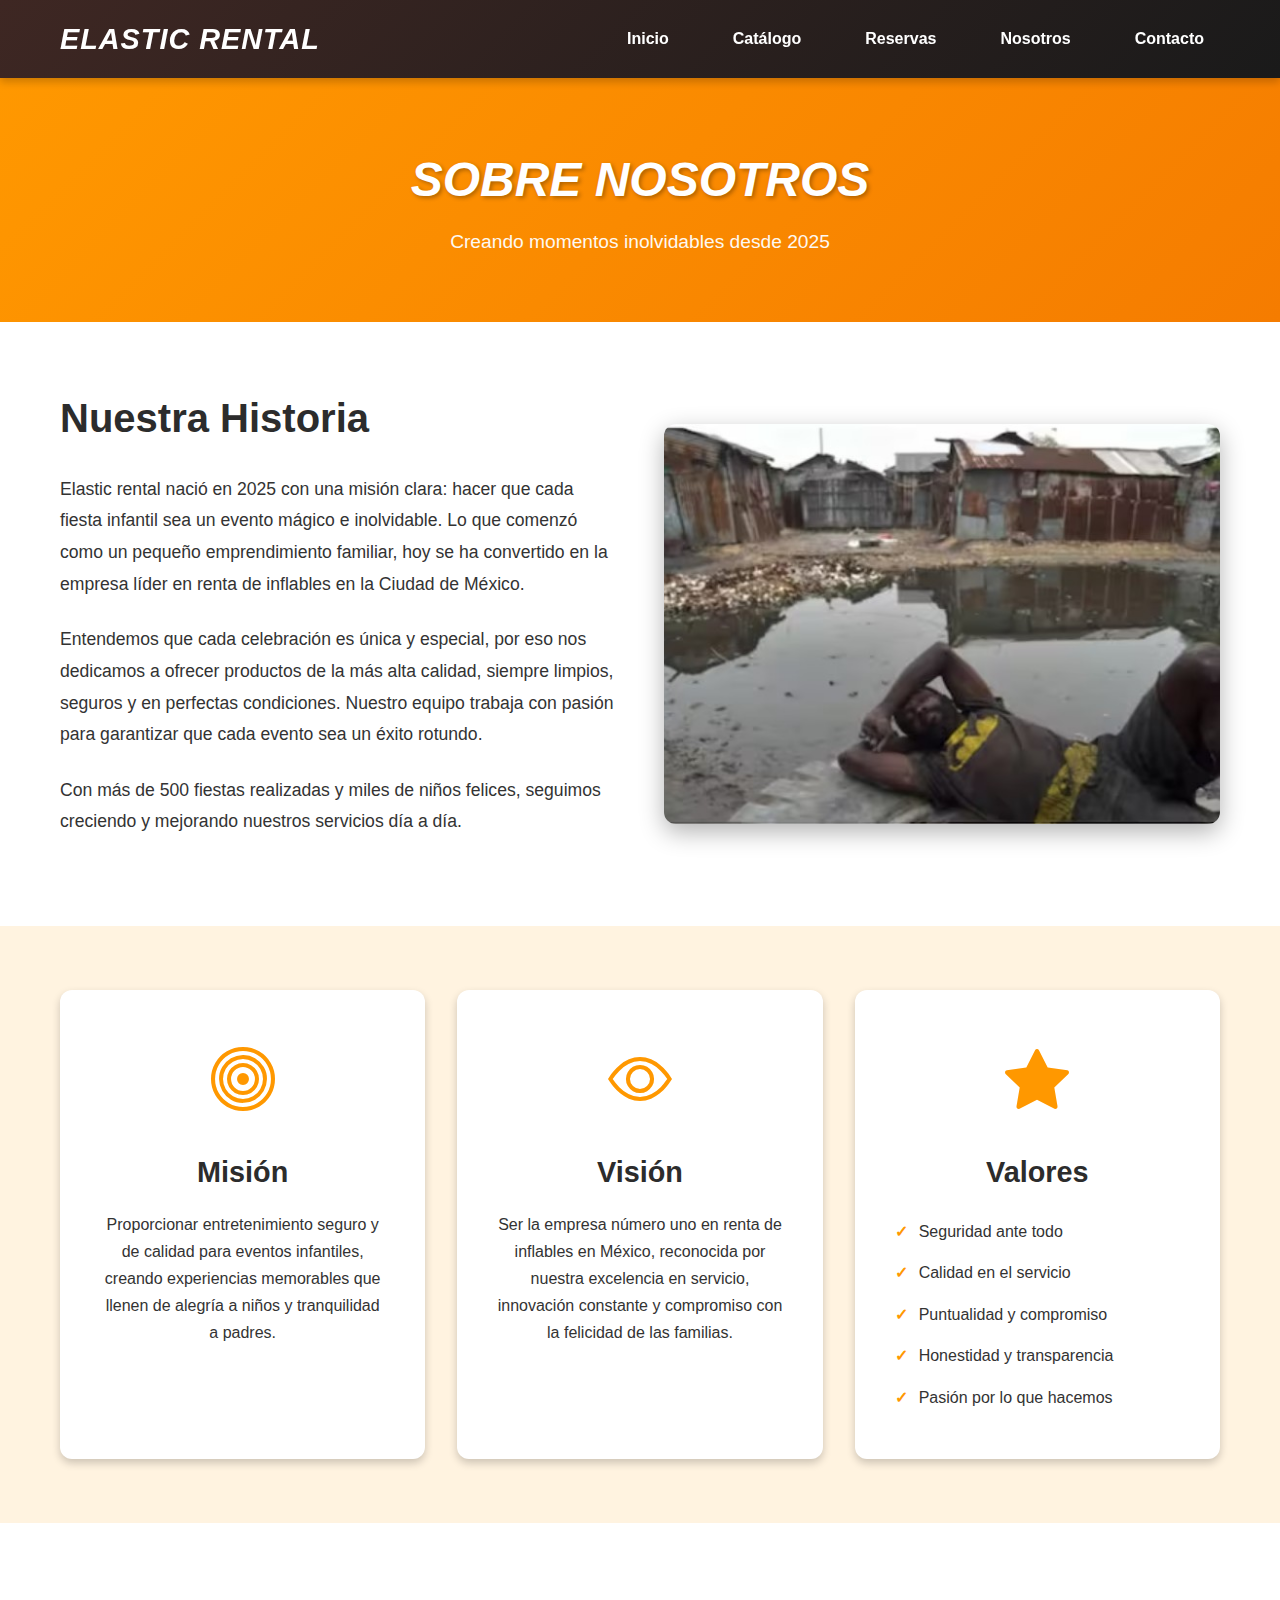
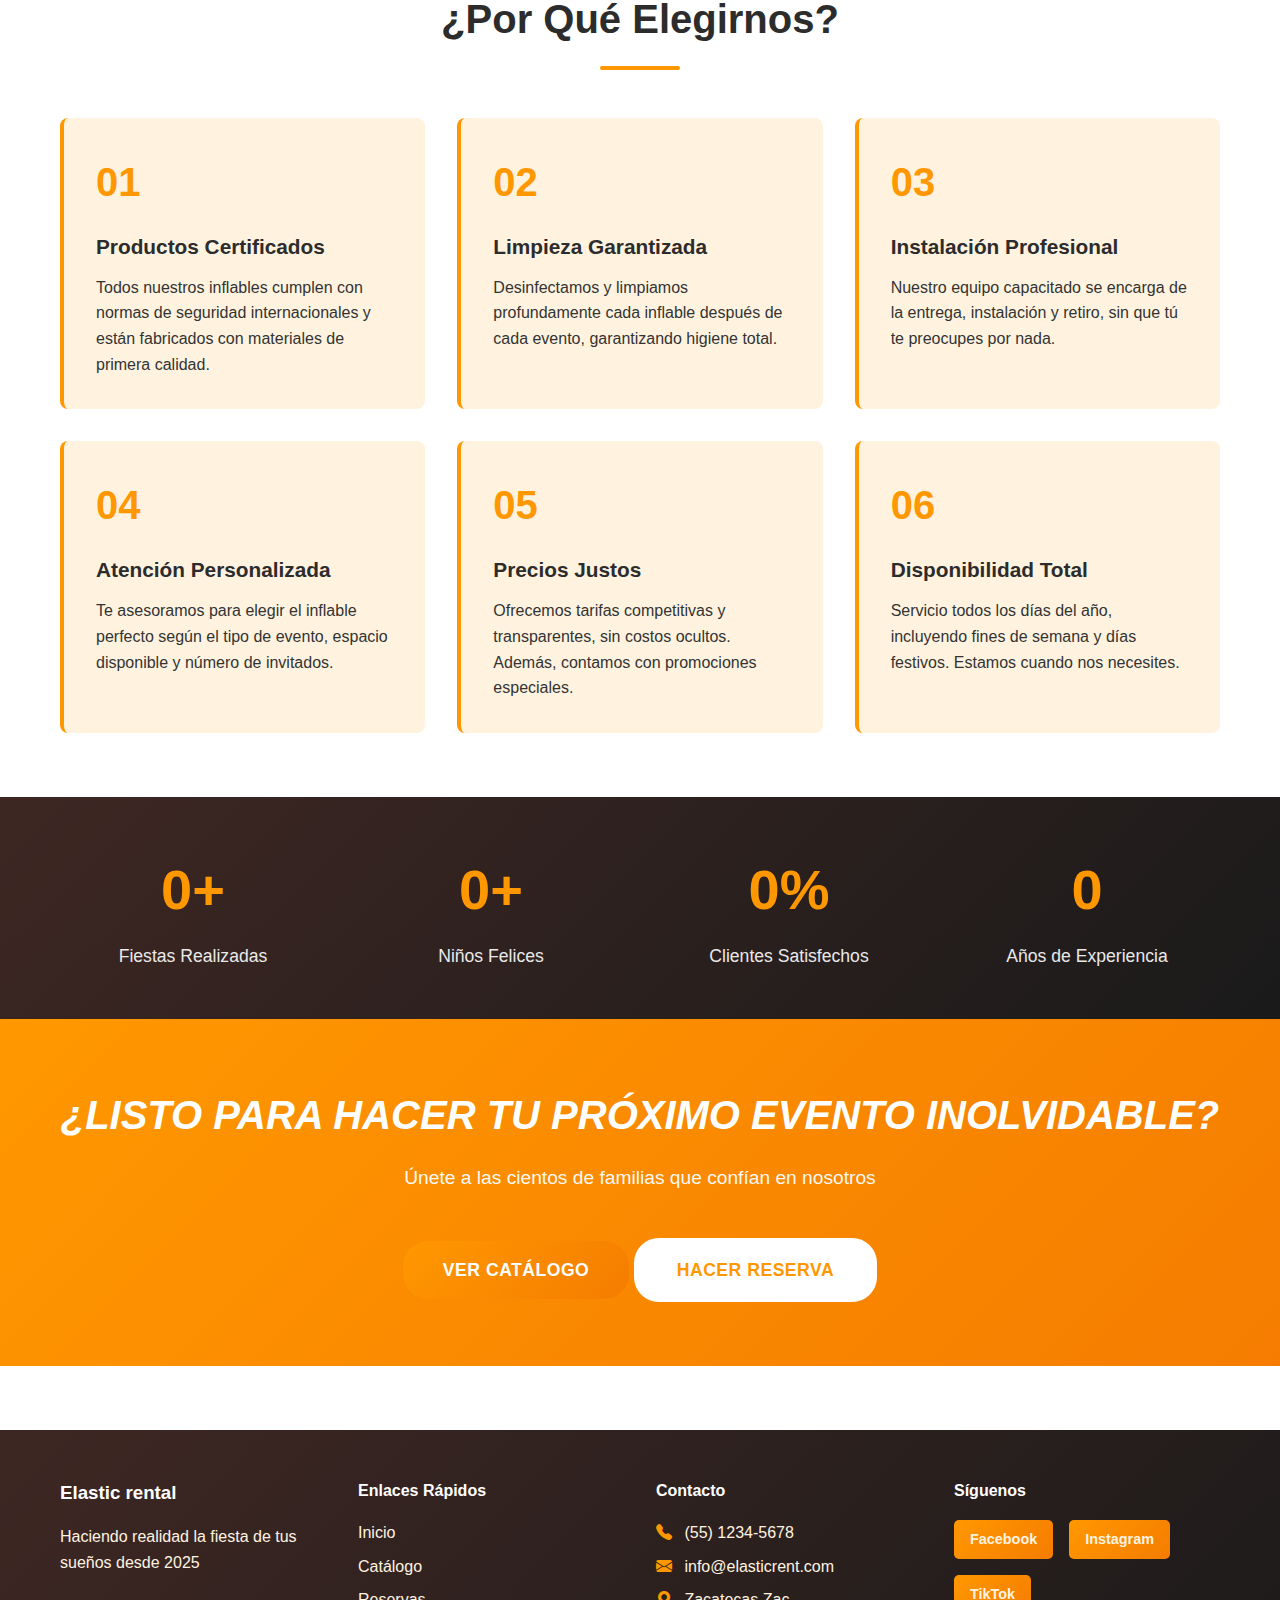
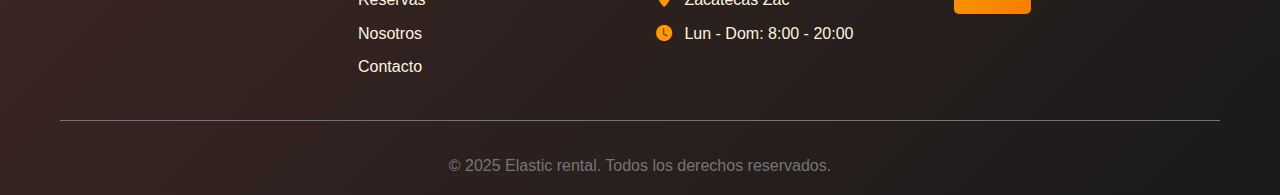
<file: views/principales/nosotros.html>
<!DOCTYPE html>
<html lang="es">
<head>
    <meta charset="UTF-8">
    <meta name="viewport" content="width=device-width, initial-scale=1.0">
    <meta name="description" content="Conoce más sobre Elastic rental - Nuestra historia, misión y valores">
    <title>Nosotros - Elastic rental</title>
    <link rel="stylesheet" href="https://cdn.jsdelivr.net/npm/bootstrap-icons@1.11.1/font/bootstrap-icons.css">
    <link rel="stylesheet" href="../../css/styles.css">
    <link rel="stylesheet" href="../../css/nosotros.css">
</head>
<body>
    <!-- Header Component -->
    <div id="header-container"></div>

    <!-- Hero Nosotros -->
    <section class="nosotros-hero">
        <div class="container">
            <h1>Sobre Nosotros</h1>
            <p>Creando momentos inolvidables desde 2025</p>
        </div>
    </section>

    <!-- Nuestra Historia -->
    <section class="nuestra-historia">
        <div class="container">
            <div class="historia-contenido">
                <div class="historia-texto">
                    <h2>Nuestra Historia</h2>
                    <p>Elastic rental nació en 2025 con una misión clara: hacer que cada fiesta infantil sea un evento mágico e inolvidable. Lo que comenzó como un pequeño emprendimiento familiar, hoy se ha convertido en la empresa líder en renta de inflables en la Ciudad de México.</p>
                    <p>Entendemos que cada celebración es única y especial, por eso nos dedicamos a ofrecer productos de la más alta calidad, siempre limpios, seguros y en perfectas condiciones. Nuestro equipo trabaja con pasión para garantizar que cada evento sea un éxito rotundo.</p>
                    <p>Con más de 500 fiestas realizadas y miles de niños felices, seguimos creciendo y mejorando nuestros servicios día a día.</p>
                </div>
                <div class="historia-imagen">
                    <img src="../../images/galeria/tepito.jpg" alt="Nuestra Historia">
                </div>
            </div>
        </div>
    </section>

    <!-- Misión y Visión -->
    <section class="mision-vision">
        <div class="container">
            <div class="valores-grid">
                <div class="valor-card">
                    <div class="valor-icon">
                        <i class="bi bi-bullseye"></i>
                    </div>
                    <h3>Misión</h3>
                    <p>Proporcionar entretenimiento seguro y de calidad para eventos infantiles, creando experiencias memorables que llenen de alegría a niños y tranquilidad a padres.</p>
                </div>
                <div class="valor-card">
                    <div class="valor-icon">
                        <i class="bi bi-eye"></i>
                    </div>
                    <h3>Visión</h3>
                    <p>Ser la empresa número uno en renta de inflables en México, reconocida por nuestra excelencia en servicio, innovación constante y compromiso con la felicidad de las familias.</p>
                </div>
                <div class="valor-card">
                    <div class="valor-icon">
                        <i class="bi bi-star-fill"></i>
                    </div>
                    <h3>Valores</h3>
                    <ul>
                        <li>Seguridad ante todo</li>
                        <li>Calidad en el servicio</li>
                        <li>Puntualidad y compromiso</li>
                        <li>Honestidad y transparencia</li>
                        <li>Pasión por lo que hacemos</li>
                    </ul>
                </div>
            </div>
        </div>
    </section>

    <!-- Por qué Elegirnos -->
    <section class="por-que-elegirnos">
        <div class="container">
            <h2 class="section-title">¿Por Qué Elegirnos?</h2>
            <div class="razones-grid">
                <div class="razon-item">
                    <div class="razon-numero">01</div>
                    <h3>Productos Certificados</h3>
                    <p>Todos nuestros inflables cumplen con normas de seguridad internacionales y están fabricados con materiales de primera calidad.</p>
                </div>
                <div class="razon-item">
                    <div class="razon-numero">02</div>
                    <h3>Limpieza Garantizada</h3>
                    <p>Desinfectamos y limpiamos profundamente cada inflable después de cada evento, garantizando higiene total.</p>
                </div>
                <div class="razon-item">
                    <div class="razon-numero">03</div>
                    <h3>Instalación Profesional</h3>
                    <p>Nuestro equipo capacitado se encarga de la entrega, instalación y retiro, sin que tú te preocupes por nada.</p>
                </div>
                <div class="razon-item">
                    <div class="razon-numero">04</div>
                    <h3>Atención Personalizada</h3>
                    <p>Te asesoramos para elegir el inflable perfecto según el tipo de evento, espacio disponible y número de invitados.</p>
                </div>
                <div class="razon-item">
                    <div class="razon-numero">05</div>
                    <h3>Precios Justos</h3>
                    <p>Ofrecemos tarifas competitivas y transparentes, sin costos ocultos. Además, contamos con promociones especiales.</p>
                </div>
                <div class="razon-item">
                    <div class="razon-numero">06</div>
                    <h3>Disponibilidad Total</h3>
                    <p>Servicio todos los días del año, incluyendo fines de semana y días festivos. Estamos cuando nos necesites.</p>
                </div>
            </div>
        </div>
    </section>

    <!-- Estadísticas -->
    <section class="estadisticas">
        <div class="container">
            <div class="stats-grid">
                <div class="stat-item">
                    <div class="stat-numero">0+</div>
                    <div class="stat-texto">Fiestas Realizadas</div>
                </div>
                <div class="stat-item">
                    <div class="stat-numero">0+</div>
                    <div class="stat-texto">Niños Felices</div>
                </div>
                <div class="stat-item">
                    <div class="stat-numero">0%</div>
                    <div class="stat-texto">Clientes Satisfechos</div>
                </div>
                <div class="stat-item">
                    <div class="stat-numero">0</div>
                    <div class="stat-texto">Años de Experiencia</div>
                </div>
            </div>
        </div>
    </section>

    <!-- CTA -->
    <section class="nosotros-cta">
        <div class="container">
            <h2>¿Listo para hacer tu próximo evento inolvidable?</h2>
            <p>Únete a las cientos de familias que confían en nosotros</p>
            <div class="cta-buttons">
                <a href="catalogo.html" id="boton1" class="btn btn-primary btn-large">Ver Catálogo</a>
                <a href="reservas.html" id="boton2" class="btn btn-secondary btn-large">Hacer Reserva</a>
            </div>
        </div>
    </section>

    <!-- Footer Component -->
    <div id="footer-container"></div>

    <script src="../../js/components.js"></script>
    <script src="../../js/main.js"></script>
</body>
</html>
</file>
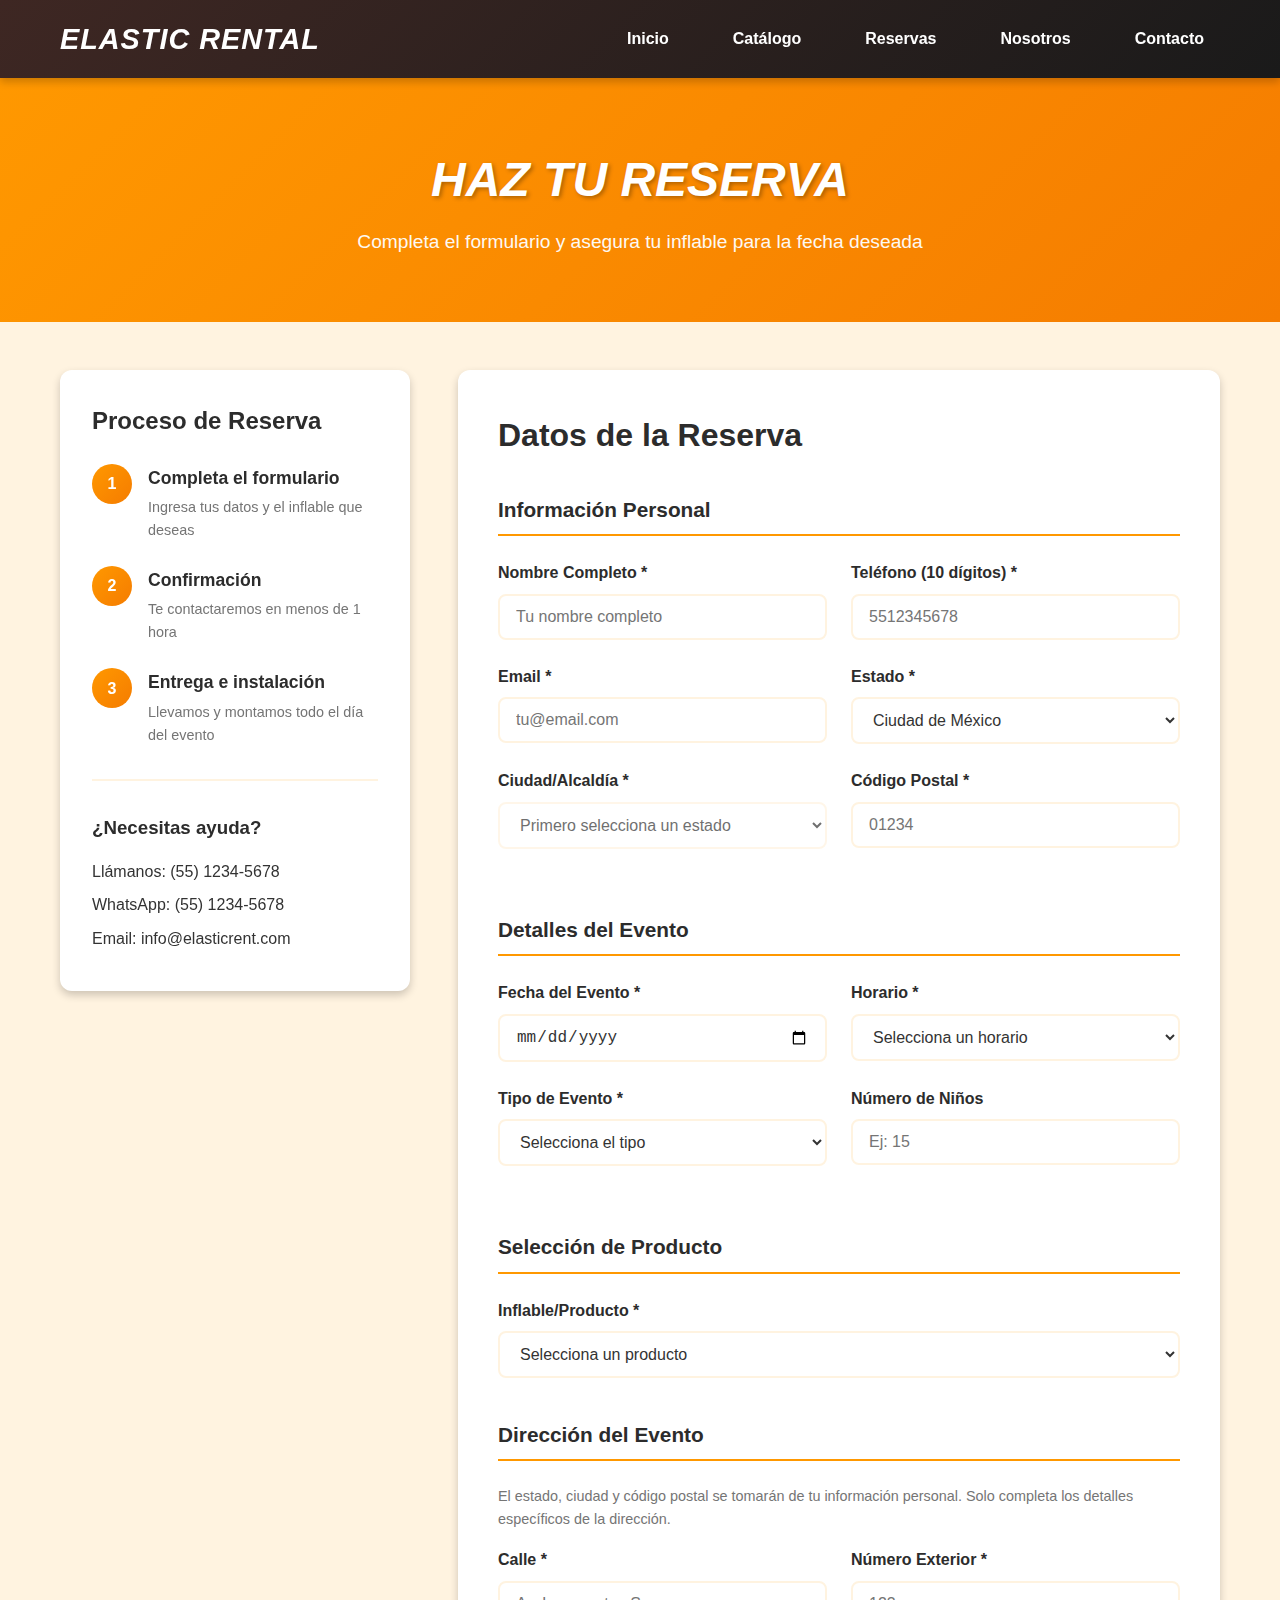
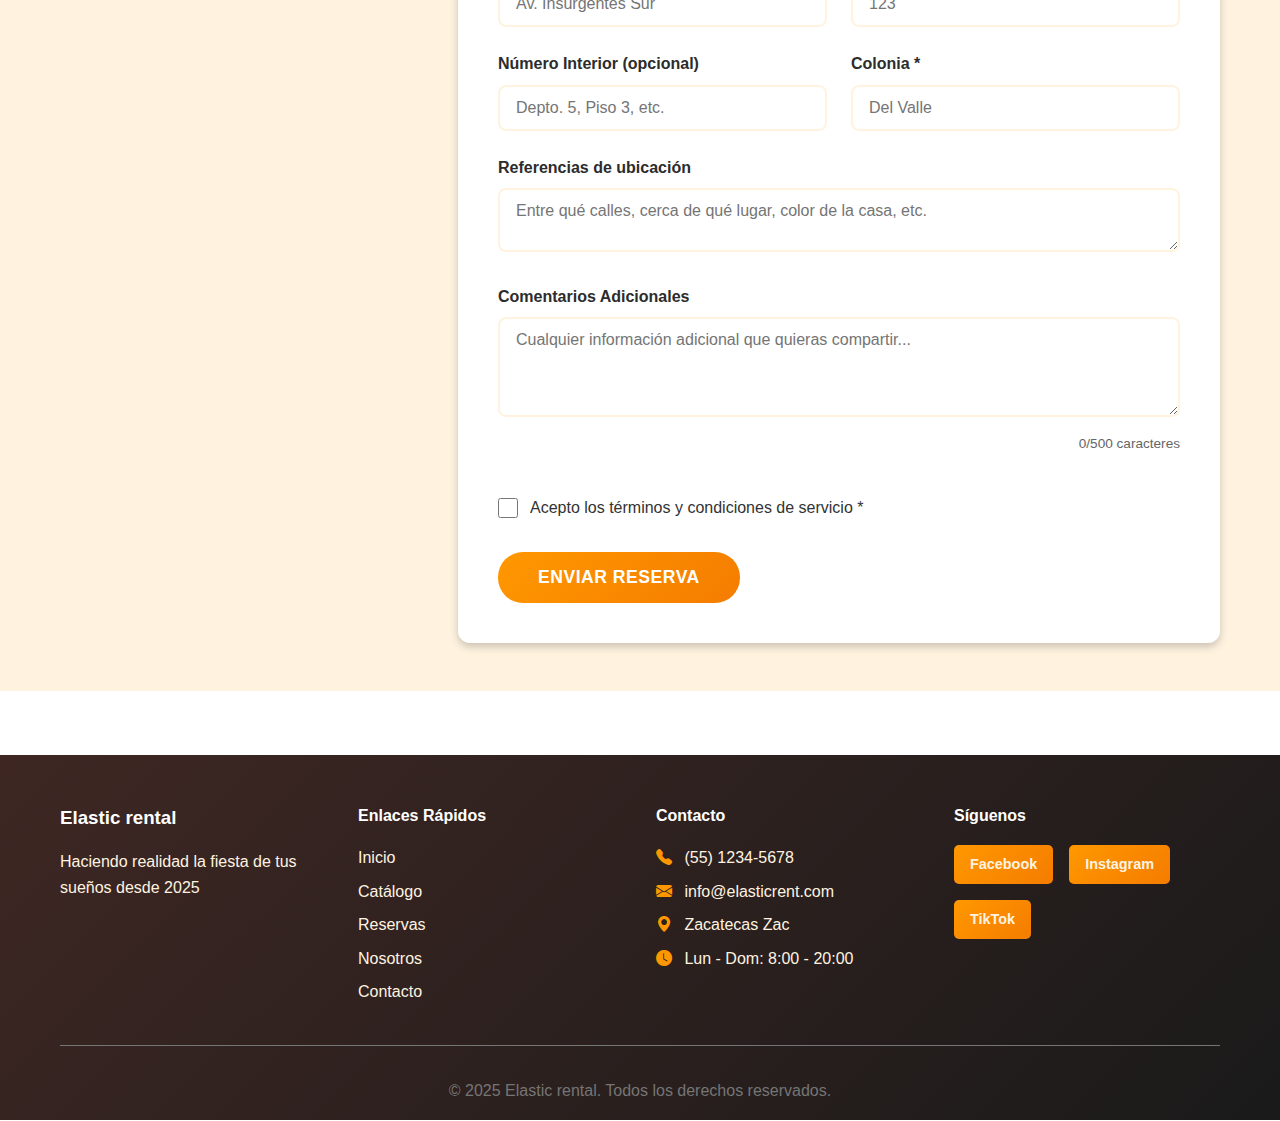
<file: views/principales/reservas.html>
<!DOCTYPE html>
<html lang="es">
<head>
    <meta charset="UTF-8">
    <meta name="viewport" content="width=device-width, initial-scale=1.0">
    <meta name="description" content="Reserva tu inflable - Formulario de reservación fácil y rápido">
    <title>Reservas - Elastic rental</title>
    <link rel="stylesheet" href="https://cdn.jsdelivr.net/npm/bootstrap-icons@1.11.1/font/bootstrap-icons.css">
    <link rel="stylesheet" href="../../css/styles.css">
    <link rel="stylesheet" href="../../css/reservas.css">
</head>
<body>
    <!-- Header Component -->
    <div id="header-container"></div>

    <!-- Hero Reservas -->
    <section class="reservas-hero">
        <div class="container">
            <h1>Haz tu Reserva</h1>
            <p>Completa el formulario y asegura tu inflable para la fecha deseada</p>
        </div>
    </section>

    <!-- Formulario de Reservas -->
    <section class="formulario-reservas">
        <div class="container">
            <div class="reservas-contenido">
                <!-- Información lateral -->
                <div class="reservas-info">
                    <h2>Proceso de Reserva</h2>
                    <div class="paso">
                        <div class="paso-numero">1</div>
                        <div class="paso-texto">
                            <h3>Completa el formulario</h3>
                            <p>Ingresa tus datos y el inflable que deseas</p>
                        </div>
                    </div>
                    <div class="paso">
                        <div class="paso-numero">2</div>
                        <div class="paso-texto">
                            <h3>Confirmación</h3>
                            <p>Te contactaremos en menos de 1 hora</p>
                        </div>
                    </div>
                    <div class="paso">
                        <div class="paso-numero">3</div>
                        <div class="paso-texto">
                            <h3>Entrega e instalación</h3>
                            <p>Llevamos y montamos todo el día del evento</p>
                        </div>
                    </div>

                    <div class="info-adicional">
                        <h3> ¿Necesitas ayuda?</h3>
                        <p>Llámanos: (55) 1234-5678</p>
                        <p>WhatsApp: (55) 1234-5678</p>
                        <p>Email: info@elasticrent.com</p>
                    </div>
                </div>

                <!-- Formulario -->
                <div class="formulario-container">
                    <form id="form-reserva" class="reserva-form">
                        <h2>Datos de la Reserva</h2>

                        <div class="form-section">
                            <h3>Información Personal</h3>
                            <div class="form-row">
                                <div class="form-group">
                                    <label for="nombre">Nombre Completo *</label>
                                    <input 
                                        type="text" 
                                        id="nombre" 
                                        name="nombre" 
                                        required 
                                        placeholder="Tu nombre completo"
                                        minlength="3"
                                        maxlength="50"
                                        pattern="[a-zA-ZáéíóúÁÉÍÓÚñÑ\s]+"
                                        title="Solo letras y espacios">
                                    <span class="error-message" id="error-nombre"></span>
                                </div>
                                <div class="form-group">
                                    <label for="telefono">Teléfono (10 dígitos) *</label>
                                    <input 
                                        type="tel" 
                                        id="telefono" 
                                        name="telefono" 
                                        required 
                                        placeholder="5512345678"
                                        pattern="[0-9]{10}"
                                        minlength="10"
                                        maxlength="10"
                                        title="Ingresa 10 dígitos sin espacios">
                                    <span class="error-message" id="error-telefono"></span>
                                </div>
                            </div>
                            <div class="form-row">
                                <div class="form-group">
                                    <label for="email">Email *</label>
                                    <input 
                                        type="email" 
                                        id="email" 
                                        name="email" 
                                        required 
                                        placeholder="tu@email.com"
                                        maxlength="100">
                                    <span class="error-message" id="error-email"></span>
                                </div>
                                <div class="form-group">
                                    <label for="estado">Estado *</label>
                                    <select id="estado" name="estado" required>
                                        <option value="">Selecciona un estado</option>
                                        <option value="aguascalientes">Aguascalientes</option>
                                        <option value="baja-california">Baja California</option>
                                        <option value="baja-california-sur">Baja California Sur</option>
                                        <option value="campeche">Campeche</option>
                                        <option value="chiapas">Chiapas</option>
                                        <option value="chihuahua">Chihuahua</option>
                                        <option value="ciudad-de-mexico" selected>Ciudad de México</option>
                                        <option value="coahuila">Coahuila</option>
                                        <option value="colima">Colima</option>
                                        <option value="durango">Durango</option>
                                        <option value="estado-de-mexico">Estado de México</option>
                                        <option value="guanajuato">Guanajuato</option>
                                        <option value="guerrero">Guerrero</option>
                                        <option value="hidalgo">Hidalgo</option>
                                        <option value="jalisco">Jalisco</option>
                                        <option value="michoacan">Michoacán</option>
                                        <option value="morelos">Morelos</option>
                                        <option value="nayarit">Nayarit</option>
                                        <option value="nuevo-leon">Nuevo León</option>
                                        <option value="oaxaca">Oaxaca</option>
                                        <option value="puebla">Puebla</option>
                                        <option value="queretaro">Querétaro</option>
                                        <option value="quintana-roo">Quintana Roo</option>
                                        <option value="san-luis-potosi">San Luis Potosí</option>
                                        <option value="sinaloa">Sinaloa</option>
                                        <option value="sonora">Sonora</option>
                                        <option value="tabasco">Tabasco</option>
                                        <option value="tamaulipas">Tamaulipas</option>
                                        <option value="tlaxcala">Tlaxcala</option>
                                        <option value="veracruz">Veracruz</option>
                                        <option value="yucatan">Yucatán</option>
                                        <option value="zacatecas">Zacatecas</option>
                                    </select>
                                    <span class="error-message" id="error-estado"></span>
                                </div>
                            </div>
                            <div class="form-row">
                                <div class="form-group">
                                    <label for="ciudad">Ciudad/Alcaldía *</label>
                                    <select id="ciudad" name="ciudad" required disabled>
                                        <option value="">Primero selecciona un estado</option>
                                    </select>
                                    <span class="error-message" id="error-ciudad"></span>
                                </div>
                                <div class="form-group">
                                    <label for="codigo-postal">Código Postal *</label>
                                    <input 
                                        type="text" 
                                        id="codigo-postal" 
                                        name="codigo-postal" 
                                        required 
                                        placeholder="01234"
                                        pattern="[0-9]{5}"
                                        minlength="5"
                                        maxlength="5"
                                        title="Ingresa 5 dígitos">
                                    <span class="error-message" id="error-codigo-postal"></span>
                                </div>
                            </div>
                        </div>

                        <div class="form-section">
                            <h3>Detalles del Evento</h3>
                            <div class="form-row">
                                <div class="form-group">
                                    <label for="fecha">Fecha del Evento *</label>
                                    <input type="date" id="fecha" name="fecha" required>
                                    <span class="error-message" id="error-fecha"></span>
                                </div>
                                <div class="form-group">
                                    <label for="horario">Horario *</label>
                                    <select id="horario" name="horario" required>
                                        <option value="">Selecciona un horario</option>
                                        <option value="manana">Mañana (9:00 - 14:00)</option>
                                        <option value="tarde">Tarde (14:00 - 19:00)</option>
                                        <option value="dia-completo">Día Completo (9:00 - 19:00)</option>
                                    </select>
                                    <span class="error-message" id="error-horario"></span>
                                </div>
                            </div>
                            <div class="form-row">
                                <div class="form-group">
                                    <label for="tipo-evento">Tipo de Evento *</label>
                                    <select id="tipo-evento" name="tipo-evento" required>
                                        <option value="">Selecciona el tipo</option>
                                        <option value="cumpleanos">Cumpleaños</option>
                                        <option value="bautizo">Bautizo</option>
                                        <option value="primera-comunion">Primera Comunión</option>
                                        <option value="graduacion">Graduación</option>
                                        <option value="reunion-familiar">Reunión Familiar</option>
                                        <option value="otro">Otro</option>
                                    </select>
                                    <span class="error-message" id="error-tipo-evento"></span>
                                </div>
                                <div class="form-group">
                                    <label for="num-ninos">Número de Niños</label>
                                    <input 
                                        type="number" 
                                        id="num-ninos" 
                                        name="num-ninos" 
                                        min="1" 
                                        max="100"
                                        placeholder="Ej: 15">
                                    <span class="error-message" id="error-num-ninos"></span>
                                </div>
                            </div>
                        </div>

                        <div class="form-section">
                            <h3>Selección de Producto</h3>
                            <div class="form-group">
                                <label for="producto">Inflable/Producto *</label>
                                <select id="producto" name="producto" required>
                                    <option value="">Selecciona un producto</option>
                                    <option value="castillo-saltarin">Castillo Saltarín - $500/día</option>
                                    <option value="trampolin-happy">Trampolín Happy - $400/día</option>
                                    <option value="tobogan-aventura">Tobogán Aventura - $700/día</option>
                                    <option value="castillo-princesas">Castillo Princesas - $600/día</option>
                                    <option value="combo-fiesta">Combo Fiesta Total - $850/día</option>
                                    <option value="tobogan-acuatico">Tobogán Acuático - $650/día</option>
                                    <option value="no-seguro">No estoy seguro</option>
                                </select>
                                <span class="error-message" id="error-producto"></span>
                            </div>
                        </div>

                        <div class="form-section">
                            <h3>Dirección del Evento</h3>
                            <p style="color: var(--gray); margin-bottom: 1rem; font-size: 0.9rem;">
                                El estado, ciudad y código postal se tomarán de tu información personal. 
                                Solo completa los detalles específicos de la dirección.
                            </p>
                            <div class="form-row">
                                <div class="form-group">
                                    <label for="calle">Calle *</label>
                                    <input 
                                        type="text" 
                                        id="calle" 
                                        name="calle" 
                                        required 
                                        placeholder="Av. Insurgentes Sur"
                                        minlength="3"
                                        maxlength="100">
                                    <span class="error-message" id="error-calle"></span>
                                </div>
                                <div class="form-group">
                                    <label for="numero">Número Exterior *</label>
                                    <input 
                                        type="text" 
                                        id="numero" 
                                        name="numero" 
                                        required 
                                        placeholder="123"
                                        maxlength="10">
                                    <span class="error-message" id="error-numero"></span>
                                </div>
                            </div>
                            <div class="form-row">
                                <div class="form-group">
                                    <label for="numero-interior">Número Interior (opcional)</label>
                                    <input 
                                        type="text" 
                                        id="numero-interior" 
                                        name="numero-interior" 
                                        placeholder="Depto. 5, Piso 3, etc."
                                        maxlength="20">
                                </div>
                                <div class="form-group">
                                    <label for="colonia">Colonia *</label>
                                    <input 
                                        type="text" 
                                        id="colonia" 
                                        name="colonia" 
                                        required 
                                        placeholder="Del Valle"
                                        minlength="3"
                                        maxlength="50">
                                    <span class="error-message" id="error-colonia"></span>
                                </div>
                            </div>
                            <div class="form-group">
                                <label for="referencias">Referencias de ubicación</label>
                                <textarea 
                                    id="referencias" 
                                    name="referencias" 
                                    rows="2" 
                                    placeholder="Entre qué calles, cerca de qué lugar, color de la casa, etc."
                                    maxlength="200"></textarea>
                            </div>
                            <div class="form-group">
                                <label for="comentarios">Comentarios Adicionales</label>
                                <textarea 
                                    id="comentarios" 
                                    name="comentarios" 
                                    rows="4" 
                                    placeholder="Cualquier información adicional que quieras compartir..."
                                    maxlength="500"></textarea>
                                <span class="char-counter" id="contador-comentarios">0/500 caracteres</span>
                            </div>
                        </div>

                        <div class="form-check">
                            <input type="checkbox" id="terminos" name="terminos" required>
                            <label for="terminos">Acepto los términos y condiciones de servicio *</label>
                            <span class="error-message" id="error-terminos"></span>
                        </div>

                        <button type="submit" class="btn btn-primary btn-large">Enviar Reserva</button>
                    </form>
                </div>
            </div>
        </div>
    </section>

    <!-- Footer Component -->
    <div id="footer-container"></div>

    <script src="../../js/components.js"></script>
    <script src="../../js/reservas.js"></script>
    <script src="../../js/main.js"></script>
</body>
</html>
</file>
<file: css/home.css>
/* ===== HERO SECTION ===== */
.hero {
    background: var(--gradient-orange);
    color: var(--white);
    padding: 6rem 2rem;
    text-align: center;
    position: relative;
    overflow: hidden;
}

.hero::before {
    content: '🎈';
    position: absolute;
    font-size: 10rem;
    opacity: 0.1;
    top: 10%;
    right: 10%;
    animation: float 6s ease-in-out infinite;
}

.hero::after {
    content: '🎉';
    position: absolute;
    font-size: 8rem;
    opacity: 0.1;
    bottom: 10%;
    left: 10%;
    animation: float 8s ease-in-out infinite;
}

@keyframes float {
    0%, 100% { transform: translateY(0); }
    50% { transform: translateY(-20px); }
}

.hero-content {
    max-width: 800px;
    margin: 0 auto;
    position: relative;
    z-index: 1;
}

.hero h2 {
    font-size: 3rem;
    margin-bottom: 1rem;
    line-height: 1.2;
    font-weight: 800;
    font-style: italic;
    text-transform: uppercase;
    text-shadow: 2px 2px 4px rgba(0, 0, 0, 0.3);
}

.hero p {
    font-size: 1.3rem;
    margin-bottom: 2rem;
    opacity: 0.95;
}

.hero-buttons {
    display: flex;
    gap: 1rem;
    justify-content: center;
    flex-wrap: wrap;
}

/* ===== PROMOCIONES ===== */
.promociones {
    padding: 4rem 0;
    background-color: var(--light-color);
}

.promo-grid {
    display: grid;
    grid-template-columns: repeat(auto-fit, minmax(300px, 1fr));
    gap: 2rem;
}

.promo-card {
    background-color: var(--white);
    border-radius: 15px;
    overflow: hidden;
    box-shadow: var(--shadow);
    transition: transform 0.3s ease;
    position: relative;
}

.promo-card:hover {
    transform: translateY(-10px);
    box-shadow: var(--shadow-lg);
}

.promo-badge {
    position: absolute;
    top: 15px;
    right: 15px;
    background: var(--gradient-orange);
    color: var(--white);
    padding: 8px 15px;
    border-radius: 20px;
    font-weight: 700;
    font-size: 0.9rem;
    z-index: 10;
    text-transform: uppercase;
    box-shadow: 0 4px 8px rgba(0, 0, 0, 0.2);
}

.promo-card img {
    width: 100%;
    height: 250px;
    object-fit: cover;
    background-color: var(--light-color);
}

.promo-card h3 {
    padding: 1.5rem 1.5rem 0.5rem;
    color: var(--dark-color);
    font-size: 1.5rem;
}

.promo-card p {
    padding: 0 1.5rem 1.5rem;
    color: var(--gray);
}

/* ===== PRODUCTOS DESTACADOS ===== */
.productos-destacados {
    padding: 4rem 0;
}

.productos-grid {
    display: grid;
    grid-template-columns: repeat(auto-fit, minmax(280px, 1fr));
    gap: 2rem;
    margin-bottom: 2rem;
}

.producto-card {
    background-color: var(--white);
    border-radius: 15px;
    overflow: hidden;
    box-shadow: var(--shadow);
    transition: all 0.3s ease;
    border: 3px solid transparent;
}

.producto-card:hover {
    transform: scale(1.03);
    box-shadow: var(--shadow-lg);
    border-color: var(--primary-color);
}

.producto-card img {
    width: 100%;
    height: 250px;
    object-fit: cover;
    background-color: var(--light-color);
}

.producto-info {
    padding: 1.5rem;
}

.producto-info h3 {
    color: var(--dark-color);
    margin-bottom: 0.5rem;
    font-size: 1.3rem;
    font-weight: 700;
}

.precio {
    color: var(--primary-color);
    font-size: 1.8rem;
    font-weight: 700;
    margin: 0.5rem 0;
}

.precio span {
    font-size: 1rem;
    color: var(--gray);
    font-weight: 400;
}

.descripcion {
    color: var(--gray);
    margin-bottom: 1rem;
}

.producto-card .btn-small {
    background-color: var(--primary-color);
    color: var(--white);
    border: none;
}

.producto-card .btn-small:hover {
    background-color: #e68900;
    transform: translateY(-2px);
}

/* ===== BENEFICIOS ===== */
.beneficios {
    padding: 4rem 0;
    background-color: var(--light-color);
}

.beneficios-grid {
    display: grid;
    grid-template-columns: repeat(auto-fit, minmax(250px, 1fr));
    gap: 2rem;
}

.beneficio-item {
    text-align: center;
    padding: 2rem;
    background-color: var(--white);
    border-radius: 15px;
    box-shadow: var(--shadow);
    transition: transform 0.3s ease;
}

.beneficio-item:hover {
    transform: translateY(-5px);
}

.beneficio-icon {
    font-size: 4rem;
    margin-bottom: 1rem;
}

.beneficio-item h3 {
    color: var(--dark-color);
    margin-bottom: 0.5rem;
    font-size: 1.3rem;
}

.beneficio-item p {
    color: var(--gray);
}

/* ===== LLAMADA A LA ACCIÓN ===== */
.cta {
    background: var(--gradient-dark);
    color: var(--white);
    padding: 4rem 2rem;
    text-align: center;
    position: relative;
    overflow: hidden;
}

.cta::before {
    content: '';
    position: absolute;
    top: 0;
    left: 0;
    right: 0;
    height: 5px;
    background: var(--gradient-orange);
}

.cta h2 {
    font-size: 2.5rem;
    margin-bottom: 1rem;
    font-weight: 800;
    font-style: italic;
    text-transform: uppercase;
}

.cta p {
    font-size: 1.2rem;
    margin-bottom: 2rem;
    opacity: 0.95;
}

.cta-buttons {
    display: flex;
    gap: 1rem;
    justify-content: center;
    flex-wrap: wrap;
}

/* ===== RESPONSIVE ===== */
@media (max-width: 768px) {
    .hero h2 {
        font-size: 2rem;
    }

    .hero p {
        font-size: 1.1rem;
    }

    .hero-buttons {
        flex-direction: column;
    }

    .promo-grid,
    .productos-grid,
    .beneficios-grid {
        grid-template-columns: 1fr;
    }

    .cta h2 {
        font-size: 1.8rem;
    }

    .cta p {
        font-size: 1rem;
    }
}
</file>
<file: css/catalogo.css>
/* ===== HERO CATÁLOGO ===== */
.catalogo-hero {
    background: var(--gradient-orange);
    color: var(--white);
    padding: 4rem 2rem;
    text-align: center;
}

.catalogo-hero h1 {
    font-size: 3rem;
    font-weight: 800;
    font-style: italic;
    text-transform: uppercase;
    margin-bottom: 0.5rem;
    text-shadow: 2px 2px 4px rgba(0, 0, 0, 0.3);
}

.catalogo-hero p {
    font-size: 1.2rem;
    opacity: 0.95;
}

/* ===== FILTROS ===== */
.filtros {
    background-color: var(--white);
    padding: 2rem 0;
    box-shadow: 0 2px 4px rgba(0, 0, 0, 0.1);
    position: sticky;
    top: 70px;
    z-index: 100;
}

.filtros-container {
    display: flex;
    gap: 1.5rem;
    align-items: end;
    flex-wrap: wrap;
}

.filtro-item {
    flex: 1;
    min-width: 180px;
}

.filtro-item label {
    display: block;
    font-weight: 600;
    color: var(--dark-color);
    margin-bottom: 0.5rem;
    font-size: 0.9rem;
}

.filtro-select {
    width: 100%;
    padding: 0.75rem 1rem;
    border: 2px solid var(--light-color);
    border-radius: 8px;
    font-size: 1rem;
    color: var(--text-color);
    background-color: var(--white);
    cursor: pointer;
    transition: all 0.3s ease;
}

.filtro-select:hover {
    border-color: var(--primary-color);
}

.filtro-select:focus {
    outline: none;
    border-color: var(--primary-color);
    box-shadow: 0 0 0 3px rgba(255, 152, 0, 0.1);
}

/* ===== CATÁLOGO PRODUCTOS ===== */
.catalogo-productos {
    padding: 3rem 0;
    background-color: var(--light-color);
}

.productos-grid {
    display: grid;
    grid-template-columns: repeat(auto-fill, minmax(300px, 1fr));
    gap: 2rem;
}

.producto-card {
    background-color: var(--white);
    border-radius: 12px;
    overflow: hidden;
    box-shadow: var(--shadow);
    transition: all 0.3s ease;
    border: 2px solid transparent;
    display: flex;
    flex-direction: column;
}

.producto-card:hover {
    transform: translateY(-5px);
    box-shadow: var(--shadow-lg);
    border-color: var(--primary-color);
}

.producto-imagen {
    position: relative;
    overflow: hidden;
    height: 220px;
}

.producto-imagen img {
    width: 100%;
    height: 100%;
    object-fit: cover;
    background-color: var(--light-color);
    transition: transform 0.3s ease;
}

.producto-card:hover .producto-imagen img {
    transform: scale(1.1);
}

.producto-badge {
    position: absolute;
    top: 12px;
    right: 12px;
    background: var(--gradient-orange);
    color: var(--white);
    padding: 6px 14px;
    border-radius: 20px;
    font-weight: 700;
    font-size: 0.85rem;
    text-transform: uppercase;
    box-shadow: 0 2px 8px rgba(0, 0, 0, 0.2);
    z-index: 10;
}

.producto-badge.descuento {
    background: linear-gradient(135deg, #e74c3c 0%, #c0392b 100%);
}

.producto-badge.nuevo {
    background: linear-gradient(135deg, #2ecc71 0%, #27ae60 100%);
}

.producto-info {
    padding: 1.5rem;
    display: flex;
    flex-direction: column;
    flex: 1;
}

.producto-info h3 {
    color: var(--dark-color);
    margin-bottom: 0.5rem;
    font-size: 1.4rem;
    font-weight: 700;
}

.categoria {
    color: var(--gray);
    font-size: 0.85rem;
    text-transform: uppercase;
    letter-spacing: 0.5px;
    margin-bottom: 0.75rem;
    font-weight: 600;
}

.descripcion {
    color: var(--text-color);
    margin-bottom: 1rem;
    line-height: 1.5;
    flex: 1;
}

.producto-detalles {
    display: flex;
    gap: 1rem;
    margin-bottom: 1rem;
    padding-top: 0.75rem;
    border-top: 1px solid var(--light-color);
}

.producto-detalles span {
    font-size: 0.9rem;
    color: var(--gray);
}

.producto-detalles span i {
    color: var(--primary-color);
    margin-right: 0.3rem;
}

.producto-footer {
    display: flex;
    justify-content: space-between;
    align-items: center;
    margin-top: auto;
}

.precio {
    color: var(--primary-color);
    font-size: 1.8rem;
    font-weight: 700;
    margin: 0;
}

.precio span {
    font-size: 0.9rem;
    color: var(--gray);
    font-weight: 400;
}

/* ===== NO RESULTADOS ===== */
.no-resultados {
    text-align: center;
    padding: 4rem 2rem;
}

.no-resultados h3 {
    font-size: 2rem;
    color: var(--dark-color);
    margin-bottom: 1rem;
}

.no-resultados h3 i {
    color: var(--gray);
    margin-right: 0.5rem;
}

.no-resultados p {
    font-size: 1.1rem;
    color: var(--gray);
}

/* ===== CATÁLOGO CTA ===== */
.catalogo-cta {
    background: var(--gradient-dark);
    color: var(--white);
    padding: 3rem 2rem;
    text-align: center;
    position: relative;
    overflow: hidden;
}

.catalogo-cta::before {
    content: '';
    position: absolute;
    top: 0;
    left: 0;
    right: 0;
    height: 5px;
    background: var(--gradient-orange);
}

.catalogo-cta h2 {
    font-size: 2rem;
    margin-bottom: 1rem;
    font-weight: 800;
    font-style: italic;
    text-transform: uppercase;
}

.catalogo-cta p {
    font-size: 1.1rem;
    margin-bottom: 2rem;
    opacity: 0.9;
}

.cta-buttons {
    display: flex;
    gap: 1rem;
    justify-content: center;
    flex-wrap: wrap;
}

/* ===== RESPONSIVE ===== */
@media (max-width: 768px) {
    .catalogo-hero h1 {
        font-size: 2rem;
    }

    .filtros {
        position: static;
    }

    .filtros-container {
        flex-direction: column;
    }

    .filtro-item {
        width: 100%;
    }

    .productos-grid {
        grid-template-columns: 1fr;
    }

    .catalogo-cta h2 {
        font-size: 1.5rem;
    }

    .cta-buttons {
        flex-direction: column;
        width: 100%;
    }

    .cta-buttons .btn {
        width: 100%;
    }
}

@media (min-width: 769px) and (max-width: 1024px) {
    .productos-grid {
        grid-template-columns: repeat(2, 1fr);
    }
}
</file>
<file: css/contacto.css>
/* ===== HERO CONTACTO ===== */
.contacto-hero {
    background: var(--gradient-orange);
    color: var(--white);
    padding: 4rem 2rem;
    text-align: center;
}

.contacto-hero h1 {
    font-size: 3rem;
    font-weight: 800;
    font-style: italic;
    text-transform: uppercase;
    margin-bottom: 0.5rem;
    text-shadow: 2px 2px 4px rgba(0, 0, 0, 0.3);
}

.contacto-hero p {
    font-size: 1.2rem;
    opacity: 0.95;
}

/* ===== INFO CONTACTO ===== */
.info-contacto {
    padding: 3rem 0;
    background-color: var(--light-color);
}

.contacto-grid {
    display: grid;
    grid-template-columns: 1fr 1fr;
    gap: 3rem;
}

/* Información */
.contacto-info {
    background-color: var(--white);
    padding: 2.5rem;
    border-radius: 12px;
    box-shadow: var(--shadow);
}

.contacto-info h2 {
    color: var(--dark-color);
    font-size: 2rem;
    margin-bottom: 1rem;
    font-weight: 700;
}

.contacto-info > p {
    color: var(--text-color);
    margin-bottom: 2rem;
    line-height: 1.6;
}

.info-items {
    margin-bottom: 2rem;
}

.info-item {
    display: flex;
    gap: 1.5rem;
    margin-bottom: 2rem;
    padding-bottom: 2rem;
    border-bottom: 1px solid var(--light-color);
}

.info-item:last-child {
    border-bottom: none;
    margin-bottom: 0;
    padding-bottom: 0;
}

.info-icon {
    font-size: 2.5rem;
    flex-shrink: 0;
    color: var(--primary-color);
}

.info-icon i {
    display: block;
}

.info-texto h3 {
    color: var(--dark-color);
    font-size: 1.2rem;
    margin-bottom: 0.5rem;
    font-weight: 700;
}

.info-texto p {
    color: var(--text-color);
    margin-bottom: 0.25rem;
}

.horario {
    color: var(--gray);
    font-size: 0.9rem;
}

.info-texto .btn {
    margin-top: 0.5rem;
    padding: 8px 20px;
}

/* Redes Sociales */
.redes-sociales {
    margin-top: 2rem;
    padding-top: 2rem;
    border-top: 2px solid var(--light-color);
}

.redes-sociales h3 {
    color: var(--dark-color);
    margin-bottom: 1rem;
    font-weight: 700;
}

.social-icons {
    display: flex;
    gap: 1rem;
    flex-wrap: wrap;
}

.social-btn {
    padding: 10px 20px;
    border-radius: 8px;
    font-weight: 600;
    transition: all 0.3s ease;
}

.social-btn.facebook {
    background-color: #1877f2;
    color: white;
}

.social-btn.instagram {
    background: linear-gradient(135deg, #833ab4 0%, #fd1d1d 50%, #fcb045 100%);
    color: white;
}

.social-btn.tiktok {
    background-color: #000000;
    color: white;
}

.social-btn:hover {
    transform: translateY(-3px);
    box-shadow: var(--shadow);
}

/* Formulario Contacto */
.formulario-contacto {
    background-color: var(--white);
    padding: 2.5rem;
    border-radius: 12px;
    box-shadow: var(--shadow);
}

.formulario-contacto h2 {
    color: var(--dark-color);
    font-size: 2rem;
    margin-bottom: 2rem;
    font-weight: 700;
}

.contacto-form .form-group {
    margin-bottom: 1.5rem;
}

.contacto-form label {
    display: block;
    font-weight: 600;
    color: var(--dark-color);
    margin-bottom: 0.5rem;
}

.contacto-form input,
.contacto-form select,
.contacto-form textarea {
    width: 100%;
    padding: 0.75rem 1rem;
    border: 2px solid var(--light-color);
    border-radius: 8px;
    font-size: 1rem;
    color: var(--text-color);
    background-color: var(--white);
    transition: all 0.3s ease;
}

.contacto-form input:focus,
.contacto-form select:focus,
.contacto-form textarea:focus {
    outline: none;
    border-color: var(--primary-color);
    box-shadow: 0 0 0 3px rgba(255, 152, 0, 0.1);
}

.contacto-form textarea {
    resize: vertical;
    font-family: inherit;
}

/* ===== FAQ PREVIEW ===== */
.faq-preview {
    padding: 4rem 0;
    background-color: var(--white);
}

.faq-grid {
    display: grid;
    grid-template-columns: repeat(auto-fit, minmax(280px, 1fr));
    gap: 2rem;
}

.faq-item {
    padding: 2rem;
    background-color: var(--light-color);
    border-radius: 12px;
    border-left: 4px solid var(--primary-color);
    transition: all 0.3s ease;
}

.faq-item:hover {
    transform: translateY(-5px);
    box-shadow: var(--shadow);
}

.faq-item h3 {
    color: var(--dark-color);
    font-size: 1.1rem;
    margin-bottom: 0.75rem;
    font-weight: 700;
}

.faq-item p {
    color: var(--text-color);
    line-height: 1.6;
}

/* ===== RESPONSIVE ===== */
@media (max-width: 1024px) {
    .contacto-grid {
        grid-template-columns: 1fr;
    }
}

@media (max-width: 768px) {
    .contacto-hero h1 {
        font-size: 2rem;
    }

    .contacto-info,
    .formulario-contacto {
        padding: 1.5rem;
    }

    .info-item {
        flex-direction: column;
        text-align: center;
    }

    .social-icons {
        flex-direction: column;
    }

    .social-btn {
        width: 100%;
    }

    .faq-grid {
        grid-template-columns: 1fr;
    }
}
</file>
<file: css/nosotros.css>
/* ===== HERO NOSOTROS ===== */
.nosotros-hero {
    background: var(--gradient-orange);
    color: var(--white);
    padding: 4rem 2rem;
    text-align: center;
}

.nosotros-hero h1 {
    font-size: 3rem;
    font-weight: 800;
    font-style: italic;
    text-transform: uppercase;
    margin-bottom: 0.5rem;
    text-shadow: 2px 2px 4px rgba(0, 0, 0, 0.3);
}

.nosotros-hero p {
    font-size: 1.2rem;
    opacity: 0.95;
}

/* ===== NUESTRA HISTORIA ===== */
.nuestra-historia {
    padding: 4rem 0;
    background-color: var(--white);
}

.historia-contenido {
    display: grid;
    grid-template-columns: 1fr 1fr;
    gap: 3rem;
    align-items: center;
}

.historia-texto h2 {
    color: var(--dark-color);
    font-size: 2.5rem;
    margin-bottom: 1.5rem;
    font-weight: 700;
}

.historia-texto p {
    color: var(--text-color);
    line-height: 1.8;
    margin-bottom: 1.5rem;
    font-size: 1.1rem;
}

.historia-imagen img {
    width: 100%;
    border-radius: 12px;
    box-shadow: var(--shadow-lg);
    background-color: var(--light-color);
    height: 400px;
    object-fit: cover;
}

/* ===== MISIÓN Y VISIÓN ===== */
.mision-vision {
    padding: 4rem 0;
    background-color: var(--light-color);
}

.valores-grid {
    display: grid;
    grid-template-columns: repeat(auto-fit, minmax(300px, 1fr));
    gap: 2rem;
}

.valor-card {
    background-color: var(--white);
    padding: 2.5rem;
    border-radius: 12px;
    box-shadow: var(--shadow);
    text-align: center;
    transition: transform 0.3s ease;
}

.valor-card:hover {
    transform: translateY(-5px);
    box-shadow: var(--shadow-lg);
}

.valor-icon {
    font-size: 4rem;
    margin-bottom: 1rem;
    color: var(--primary-color);
}

.valor-icon i {
    display: block;
}

.valor-card h3 {
    color: var(--dark-color);
    font-size: 1.8rem;
    margin-bottom: 1rem;
    font-weight: 700;
}

.valor-card p {
    color: var(--text-color);
    line-height: 1.7;
}

.valor-card ul {
    list-style: none;
    text-align: left;
}

.valor-card ul li {
    color: var(--text-color);
    padding: 0.5rem 0;
    padding-left: 1.5rem;
    position: relative;
}

.valor-card ul li::before {
    content: '✓';
    position: absolute;
    left: 0;
    color: var(--primary-color);
    font-weight: 700;
}

/* ===== POR QUÉ ELEGIRNOS ===== */
.por-que-elegirnos {
    padding: 4rem 0;
    background-color: var(--white);
}

.razones-grid {
    display: grid;
    grid-template-columns: repeat(auto-fit, minmax(300px, 1fr));
    gap: 2rem;
}

.razon-item {
    padding: 2rem;
    border-left: 4px solid var(--primary-color);
    background-color: var(--light-color);
    border-radius: 8px;
    transition: all 0.3s ease;
}

.razon-item:hover {
    transform: translateX(10px);
    box-shadow: var(--shadow);
}

.razon-numero {
    color: var(--primary-color);
    font-size: 2.5rem;
    font-weight: 800;
    margin-bottom: 1rem;
}

.razon-item h3 {
    color: var(--dark-color);
    font-size: 1.3rem;
    margin-bottom: 0.75rem;
    font-weight: 700;
}

.razon-item p {
    color: var(--text-color);
    line-height: 1.6;
}

/* ===== ESTADÍSTICAS ===== */
.estadisticas {
    background: var(--gradient-dark);
    padding: 3rem 0;
    color: var(--white);
}

.stats-grid {
    display: grid;
    grid-template-columns: repeat(auto-fit, minmax(200px, 1fr));
    gap: 2rem;
    text-align: center;
}

.stat-numero {
    font-size: 3.5rem;
    font-weight: 800;
    color: var(--primary-color);
    margin-bottom: 0.5rem;
}

.stat-texto {
    font-size: 1.1rem;
    opacity: 0.9;
}

/* ===== CTA ===== */
.nosotros-cta {
    background: var(--gradient-orange);
    color: var(--white);
    padding: 4rem 2rem;
    text-align: center;
}

.nosotros-cta h2 {
    font-size: 2.5rem;
    margin-bottom: 1rem;
    font-weight: 800;
    font-style: italic;
    text-transform: uppercase;
}

.nosotros-cta p {
    font-size: 1.2rem;
    margin-bottom: 2rem;
    opacity: 0.95;
}

/* ===== RESPONSIVE ===== */
@media (max-width: 768px) {
    .nosotros-hero h1 {
        font-size: 2rem;
    }

    .historia-contenido {
        grid-template-columns: 1fr;
    }

    .historia-imagen {
        order: -1;
    }

    .valores-grid,
    .razones-grid {
        grid-template-columns: 1fr;
    }

    .stat-numero {
        font-size: 2.5rem;
    }

    .nosotros-cta h2 {
        font-size: 1.8rem;
    }
}

#boton1 {
    margin-top: 1rem;
    
}
</file>
<file: css/reservas.css>
/* ===== HERO RESERVAS ===== */
.reservas-hero {
    background: var(--gradient-orange);
    color: var(--white);
    padding: 4rem 2rem;
    text-align: center;
}

.reservas-hero h1 {
    font-size: 3rem;
    font-weight: 800;
    font-style: italic;
    text-transform: uppercase;
    margin-bottom: 0.5rem;
    text-shadow: 2px 2px 4px rgba(0, 0, 0, 0.3);
}

.reservas-hero p {
    font-size: 1.2rem;
    opacity: 0.95;
}

/* ===== FORMULARIO RESERVAS ===== */
.formulario-reservas {
    padding: 3rem 0;
    background-color: var(--light-color);
}

.reservas-contenido {
    display: grid;
    grid-template-columns: 350px 1fr;
    gap: 3rem;
}

/* Información lateral */
.reservas-info {
    background-color: var(--white);
    padding: 2rem;
    border-radius: 12px;
    box-shadow: var(--shadow);
    height: fit-content;
    position: sticky;
    top: 90px;
}

.reservas-info h2 {
    color: var(--dark-color);
    margin-bottom: 1.5rem;
    font-size: 1.5rem;
}

.paso {
    display: flex;
    gap: 1rem;
    margin-bottom: 1.5rem;
    align-items: start;
}

.paso-numero {
    background: var(--gradient-orange);
    color: var(--white);
    width: 40px;
    height: 40px;
    border-radius: 50%;
    display: flex;
    align-items: center;
    justify-content: center;
    font-weight: 700;
    flex-shrink: 0;
}

.paso-texto h3 {
    color: var(--dark-color);
    font-size: 1.1rem;
    margin-bottom: 0.25rem;
}

.paso-texto p {
    color: var(--gray);
    font-size: 0.9rem;
}

.info-adicional {
    margin-top: 2rem;
    padding-top: 2rem;
    border-top: 2px solid var(--light-color);
}

.info-adicional h3 {
    color: var(--dark-color);
    margin-bottom: 1rem;
}

.info-adicional p {
    color: var(--text-color);
    margin-bottom: 0.5rem;
}

/* Formulario */
.formulario-container {
    background-color: var(--white);
    padding: 2.5rem;
    border-radius: 12px;
    box-shadow: var(--shadow);
}

.formulario-container h2 {
    color: var(--dark-color);
    margin-bottom: 2rem;
    font-size: 2rem;
    font-weight: 700;
}

.form-section {
    margin-bottom: 2.5rem;
}

.form-section h3 {
    color: var(--dark-color);
    font-size: 1.3rem;
    margin-bottom: 1.5rem;
    padding-bottom: 0.5rem;
    border-bottom: 2px solid var(--primary-color);
}

.form-row {
    display: grid;
    grid-template-columns: 1fr 1fr;
    gap: 1.5rem;
}

.form-group {
    margin-bottom: 1.5rem;
}

.form-group label {
    display: block;
    font-weight: 600;
    color: var(--dark-color);
    margin-bottom: 0.5rem;
}

.form-group input,
.form-group select,
.form-group textarea {
    width: 100%;
    padding: 0.75rem 1rem;
    border: 2px solid var(--light-color);
    border-radius: 8px;
    font-size: 1rem;
    color: var(--text-color);
    background-color: var(--white);
    transition: all 0.3s ease;
}

.form-group input:focus,
.form-group select:focus,
.form-group textarea:focus {
    outline: none;
    border-color: var(--primary-color);
    box-shadow: 0 0 0 3px rgba(255, 152, 0, 0.1);
}

.form-group textarea {
    resize: vertical;
    font-family: inherit;
}

.form-check {
    margin: 2rem 0;
    display: flex;
    align-items: center;
    gap: 0.75rem;
}

.form-check input[type="checkbox"] {
    width: 20px;
    height: 20px;
    cursor: pointer;
}

.form-check label {
    cursor: pointer;
    color: var(--text-color);
}

/* Validación de Campos */
.error-message {
    display: none;
    color: #f44336;
    font-size: 0.85rem;
    margin-top: 0.5rem;
    font-weight: 500;
}

.char-counter {
    display: block;
    text-align: right;
    font-size: 0.85rem;
    color: #666;
    margin-top: 0.5rem;
}

.input-error {
    border-color: #f44336 !important;
    background-color: #fff5f5 !important;
}

.input-error:focus {
    box-shadow: 0 0 0 3px rgba(244, 67, 54, 0.1) !important;
}

.input-valid {
    border-color: #4caf50 !important;
}

.input-valid:focus {
    box-shadow: 0 0 0 3px rgba(76, 175, 80, 0.1) !important;
}

/* ===== RESPONSIVE ===== */
@media (max-width: 1024px) {
    .reservas-contenido {
        grid-template-columns: 1fr;
    }

    .reservas-info {
        position: static;
    }
}

@media (max-width: 768px) {
    .reservas-hero h1 {
        font-size: 2rem;
    }

    .form-row {
        grid-template-columns: 1fr;
    }

    .formulario-container {
        padding: 1.5rem;
    }
}
</file>
<file: css/styles.css>
/* ===== RESET Y ESTILOS GLOBALES ===== */
* {
    margin: 0;
    padding: 0;
    box-sizing: border-box;
}

:root {
    --primary-color: #ff9800;
    --secondary-color: #ffb74d;
    --accent-color: #ffa726;
    --dark-color: #2c2c2c;
    --dark-brown: #3e2723;
    --light-color: #fff3e0;
    --white: #ffffff;
    --text-color: #333333;
    --gray: #757575;
    --success: #4caf50;
    --shadow: 0 4px 8px rgba(0, 0, 0, 0.2);
    --shadow-lg: 0 8px 24px rgba(0, 0, 0, 0.3);
    --gradient-orange: linear-gradient(135deg, #ff9800 0%, #f57c00 100%);
    --gradient-dark: linear-gradient(135deg, #3e2723 0%, #1a1a1a 100%);
}

body {
    font-family: 'Segoe UI', Tahoma, Geneva, Verdana, sans-serif;
    line-height: 1.6;
    color: var(--text-color);
    background-color: var(--white);
}

.container {
    max-width: 1200px;
    margin: 0 auto;
    padding: 0 20px;
}

img {
    max-width: 100%;
    height: auto;
    display: block;
}

a {
    text-decoration: none;
    color: inherit;
    transition: all 0.3s ease;
}

/* ===== HEADER ===== */
.header {
    background: var(--gradient-dark);
    box-shadow: var(--shadow);
    position: sticky;
    top: 0;
    z-index: 1000;
    padding: 1rem 0;
}

.header .container {
    display: flex;
    justify-content: space-between;
    align-items: center;
}

.logo h1 {
    color: var(--white);
    font-size: 1.8rem;
    font-weight: 800;
    font-style: italic;
    text-transform: uppercase;
    letter-spacing: 1px;
}

.nav-menu {
    display: flex;
    list-style: none;
    gap: 2rem;
}

.nav-menu a {
    color: var(--white);
    font-weight: 600;
    padding: 0.5rem 1rem;
    border-radius: 5px;
    transition: all 0.3s ease;
    position: relative;
}

.nav-menu a::after {
    content: '';
    position: absolute;
    bottom: 0;
    left: 50%;
    transform: translateX(-50%);
    width: 0;
    height: 3px;
    background-color: var(--primary-color);
    transition: width 0.3s ease;
}

.nav-menu a:hover::after,
.nav-menu a.active::after {
    width: 80%;
}

.nav-menu a:hover,
.nav-menu a.active {
    color: var(--primary-color);
}

.hamburger {
    display: none;
    flex-direction: column;
    cursor: pointer;
    gap: 4px;
}

.hamburger span {
    width: 25px;
    height: 3px;
    background-color: var(--white);
    border-radius: 3px;
    transition: all 0.3s ease;
}

/* ===== BOTONES ===== */
.btn {
    display: inline-block;
    padding: 12px 30px;
    border-radius: 25px;
    font-weight: 600;
    text-align: center;
    cursor: pointer;
    transition: all 0.3s ease;
    border: none;
    font-size: 1rem;
}

.btn-primary {
    background: var(--gradient-orange);
    color: var(--white);
    font-weight: 700;
    text-transform: uppercase;
    letter-spacing: 0.5px;
}

.btn-primary:hover {
    background: linear-gradient(135deg, #f57c00 0%, #e65100 100%);
    transform: translateY(-3px);
    box-shadow: 0 8px 20px rgba(255, 152, 0, 0.4);
}

.btn-secondary {
    background-color: var(--white);
    color: var(--primary-color);
    border: 3px solid var(--white);
    font-weight: 700;
    text-transform: uppercase;
    letter-spacing: 0.5px;
}

.btn-secondary:hover {
    background-color: transparent;
    color: var(--white);
    border: 3px solid var(--white);
    transform: translateY(-3px);
    box-shadow: 0 8px 20px rgba(255, 255, 255, 0.3);
}

.btn-whatsapp {
    background-color: #25d366;
    color: var(--white);
    font-weight: 700;
}

.btn-whatsapp:hover {
    background-color: #20ba5a;
    transform: translateY(-3px);
    box-shadow: 0 8px 20px rgba(37, 211, 102, 0.4);
}

.btn-small {
    padding: 8px 20px;
    font-size: 0.9rem;
}

.btn-large {
    padding: 15px 40px;
    font-size: 1.1rem;
}

.btn-link {
    color: var(--primary-color);
    font-weight: 600;
    display: inline-block;
    margin-top: 10px;
}

.btn-link:hover {
    color: var(--secondary-color);
}

/* ===== TÍTULOS DE SECCIÓN ===== */
.section-title {
    text-align: center;
    font-size: 2.5rem;
    color: var(--dark-color);
    margin-bottom: 3rem;
    position: relative;
}

.section-title::after {
    content: '';
    display: block;
    width: 80px;
    height: 4px;
    background-color: var(--primary-color);
    margin: 15px auto 0;
    border-radius: 2px;
}

/* ===== FOOTER ===== */
.footer {
    background: var(--gradient-dark);
    color: var(--light-color);
    padding: 3rem 0 1rem;
    margin-top: 4rem;
}

.footer-grid {
    display: grid;
    grid-template-columns: repeat(auto-fit, minmax(250px, 1fr));
    gap: 2rem;
    margin-bottom: 2rem;
}

.footer-col h3,
.footer-col h4 {
    color: var(--white);
    margin-bottom: 1rem;
}

.footer-col ul {
    list-style: none;
}

.footer-col ul li {
    margin-bottom: 0.5rem;
}

.footer-col ul li i {
    margin-right: 0.5rem;
    color: var(--primary-color);
}

.footer-col a:hover {
    color: var(--primary-color);
}

.social-links {
    display: flex;
    gap: 1rem;
    flex-wrap: wrap;
}

.social-icon {
    padding: 8px 16px;
    background: var(--gradient-orange);
    border-radius: 5px;
    font-size: 0.9rem;
    font-weight: 600;
}

.social-icon:hover {
    background: linear-gradient(135deg, #f57c00 0%, #e65100 100%);
    transform: translateY(-2px);
}

.footer-bottom {
    text-align: center;
    padding-top: 2rem;
    border-top: 1px solid var(--gray);
    color: var(--gray);
}

/* ===== UTILIDADES ===== */
.text-center {
    text-align: center;
    margin-top: 2rem;
}

/* ===== RESPONSIVE ===== */
@media (max-width: 768px) {
    .nav-menu {
        position: absolute;
        top: 100%;
        left: 0;
        right: 0;
        background: var(--gradient-dark);
        flex-direction: column;
        padding: 1rem;
        box-shadow: var(--shadow);
        display: none;
    }

    .nav-menu.active {
        display: flex;
    }

    .hamburger {
        display: flex;
    }

    .section-title {
        font-size: 2rem;
    }

    .footer-grid {
        grid-template-columns: 1fr;
    }
}
</file>
